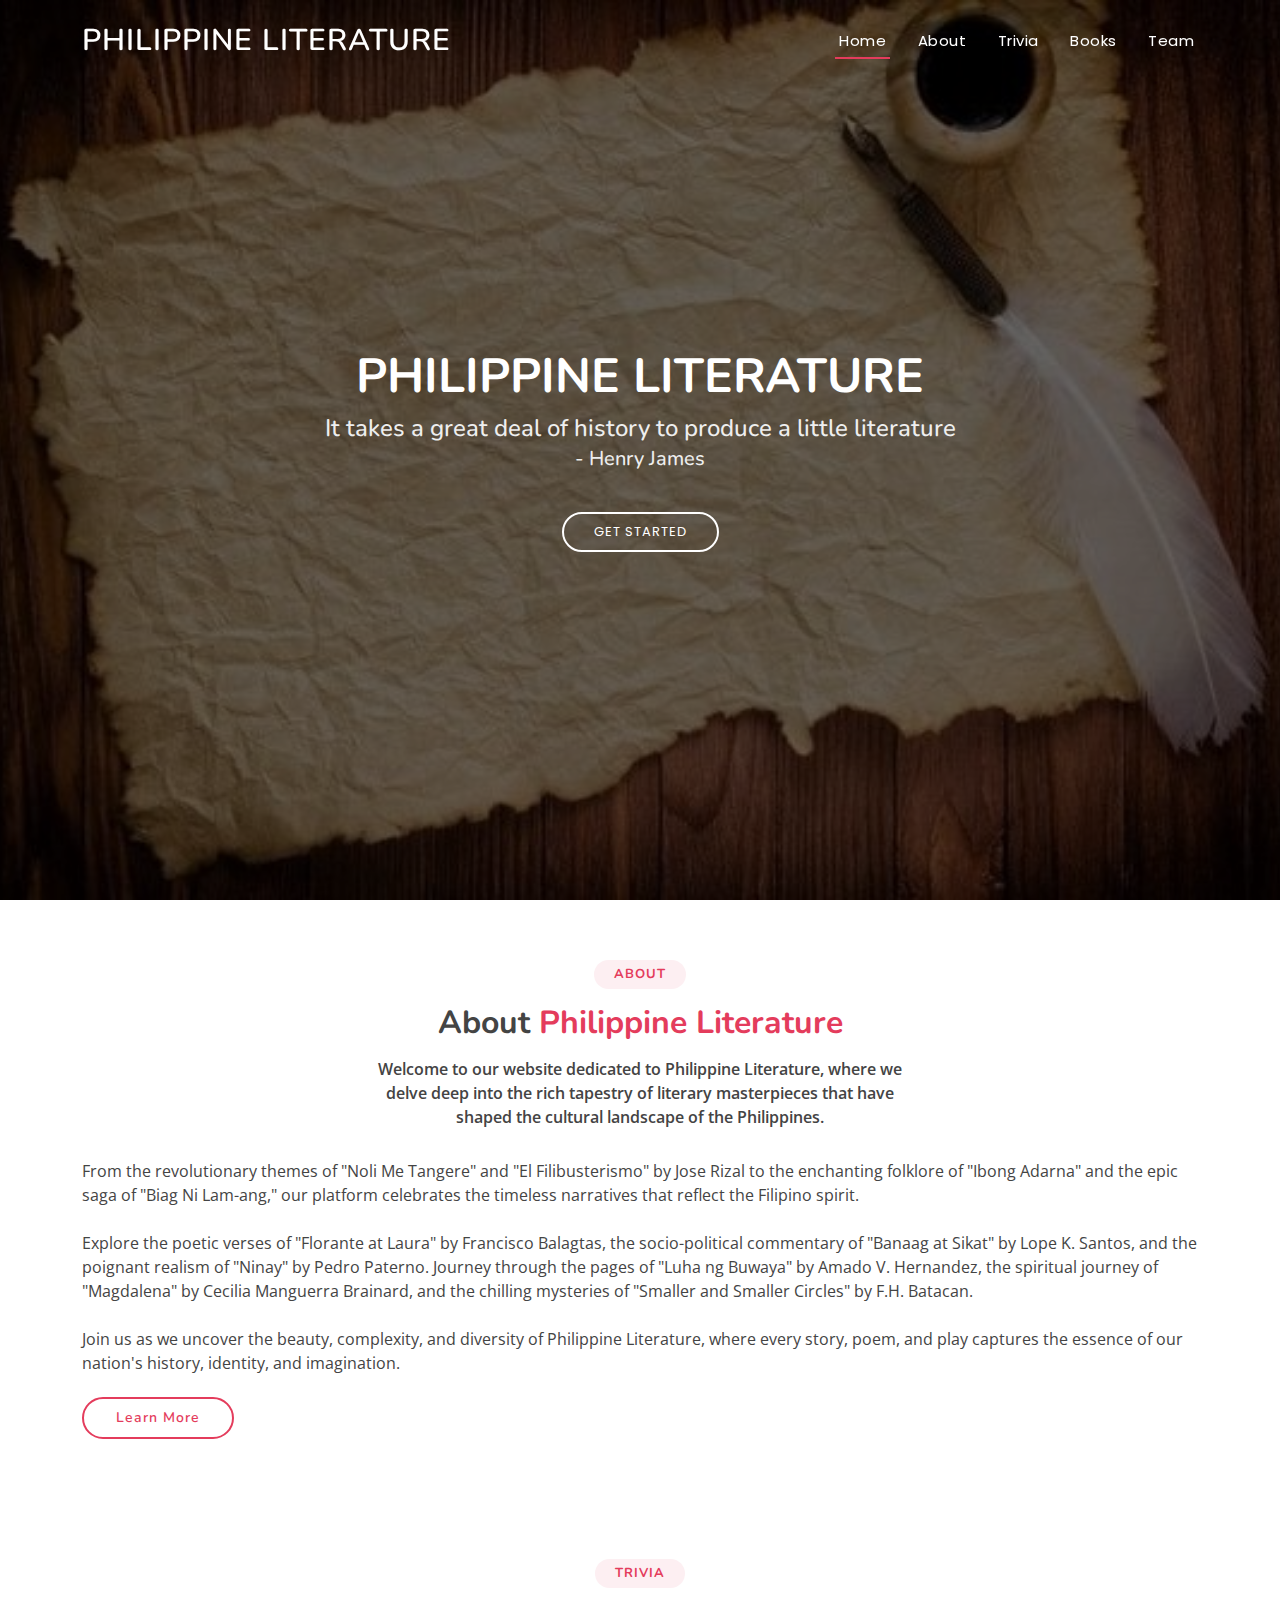
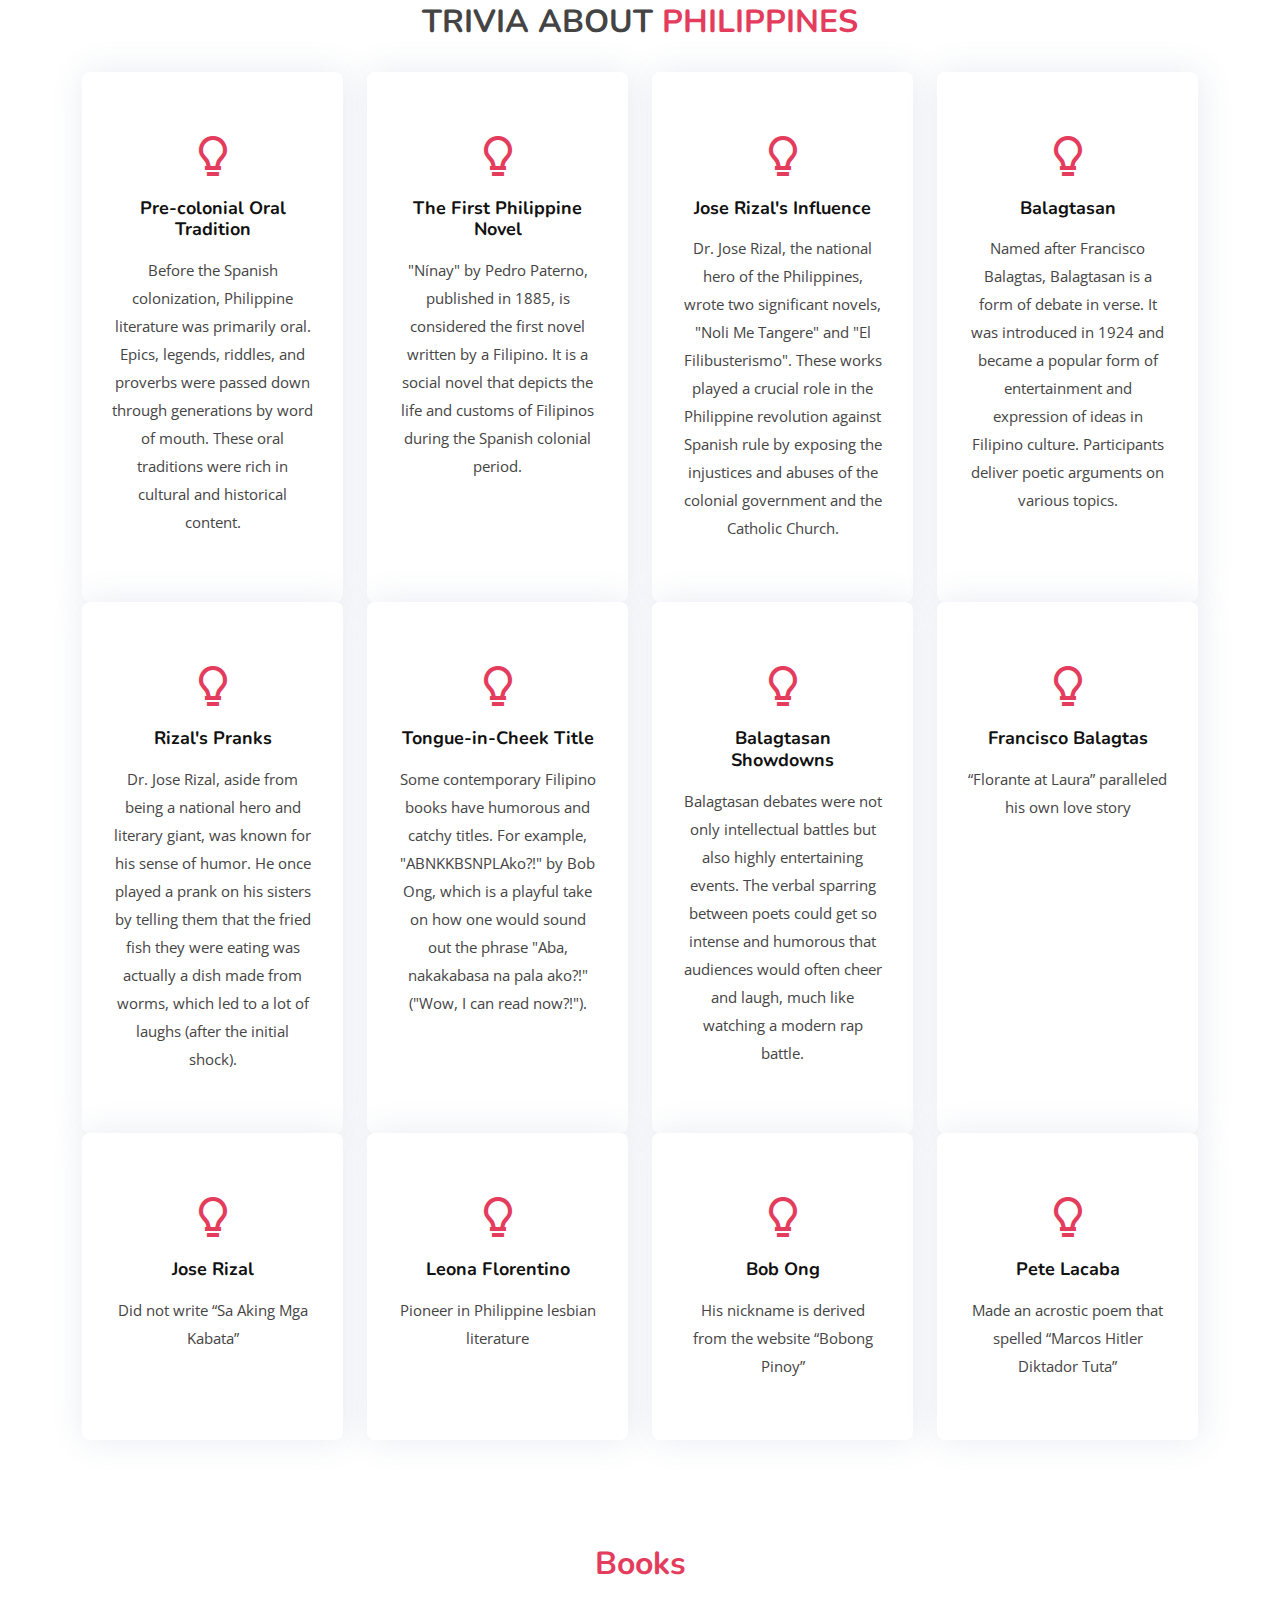
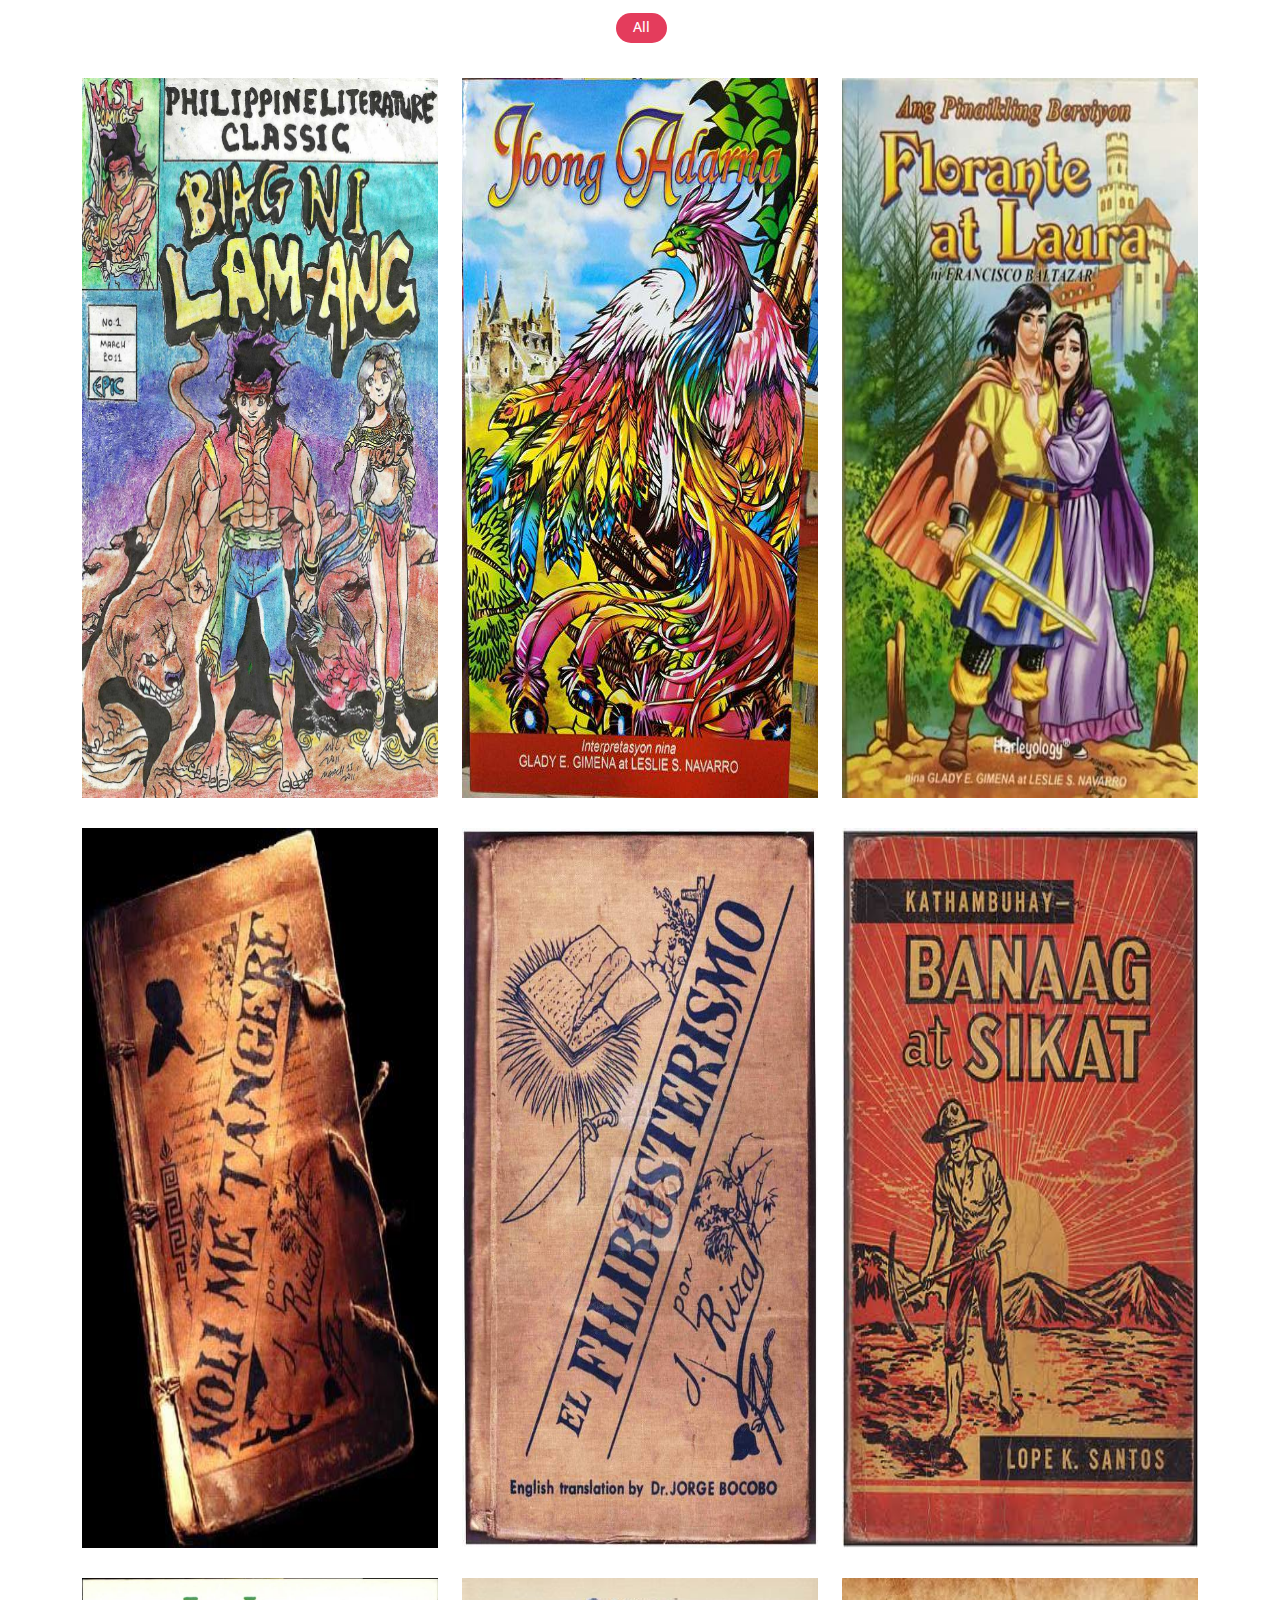
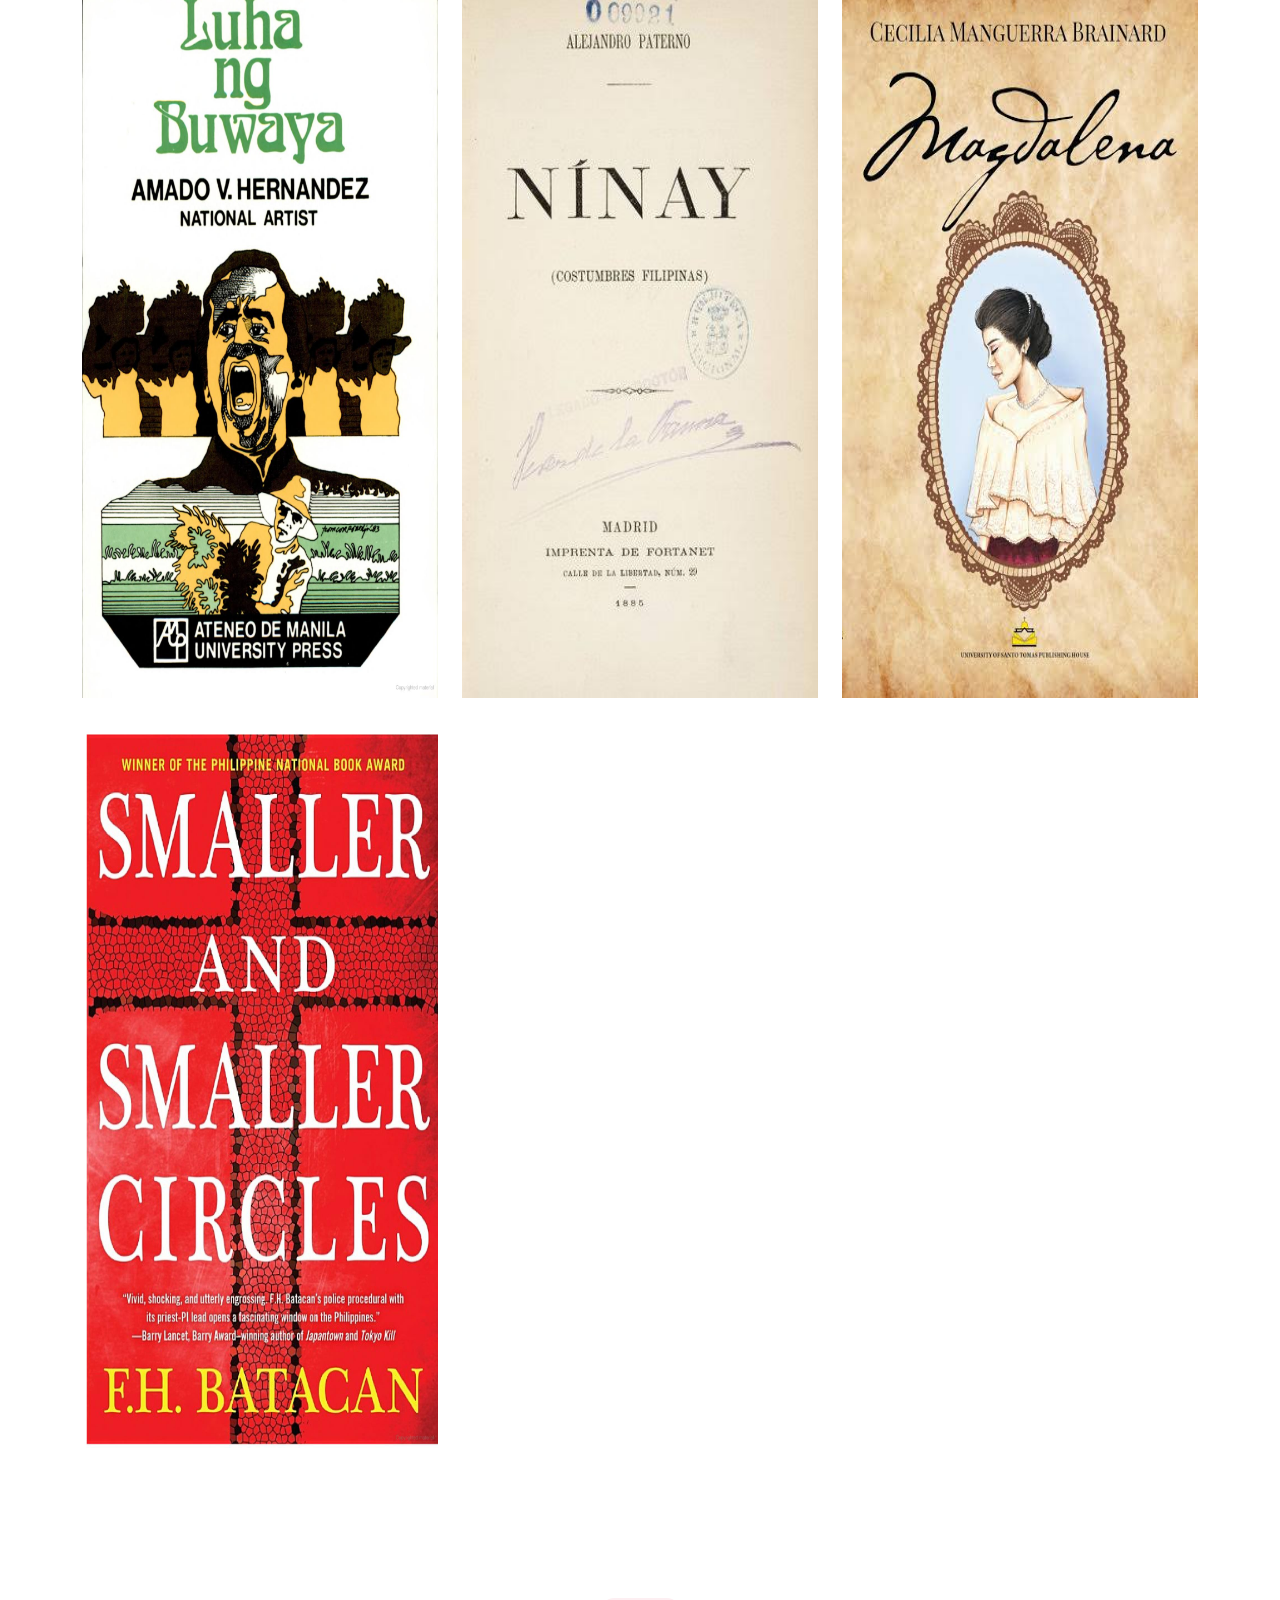
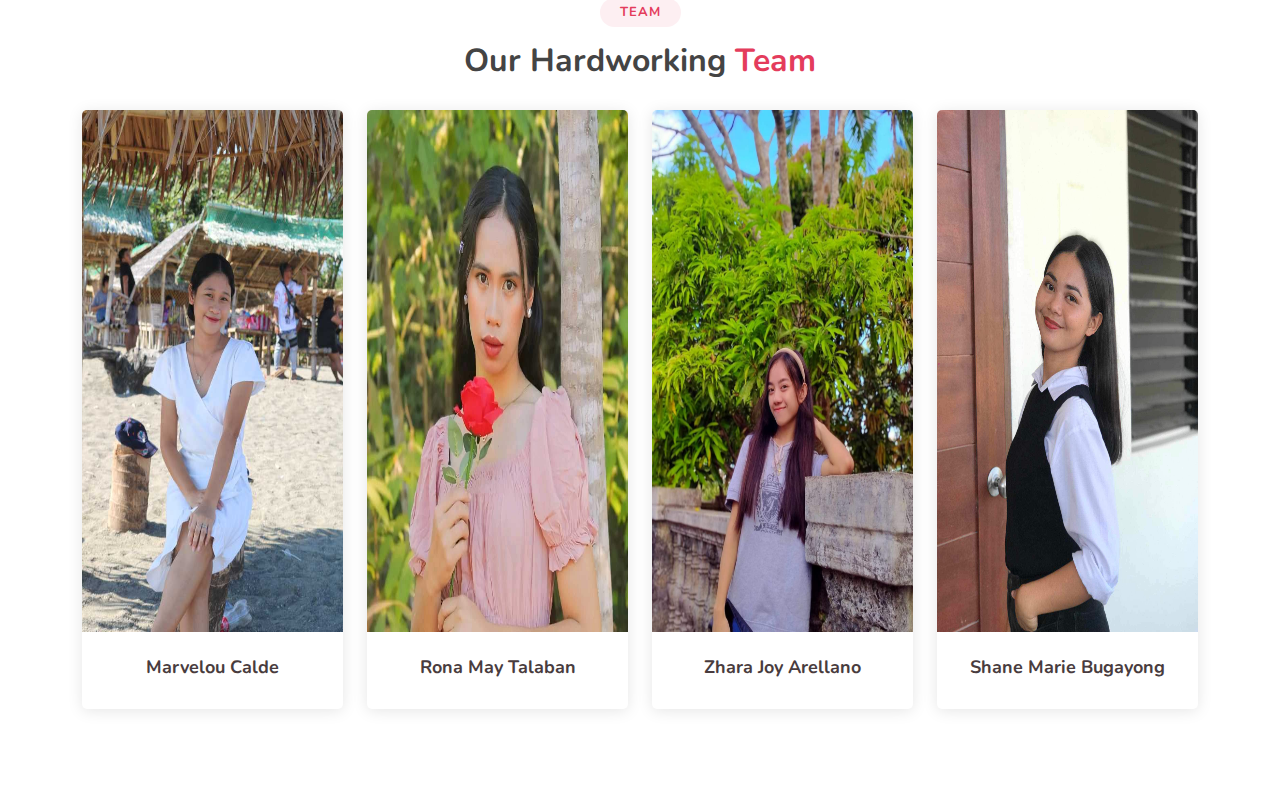
<file: index.html>
<!DOCTYPE html>
<html lang="en">

<head>
  <meta charset="utf-8">
  <meta content="width=device-width, initial-scale=1.0" name="viewport">

  <title>Philippine Literature</title>
  <meta content="" name="description">
  <meta content="" name="keywords">

  <!-- Favicons -->
  <link href="assets/img/favicon.png" rel="icon">
  <link href="assets/img/apple-touch-icon.png" rel="apple-touch-icon">

  <!-- Google Fonts -->
  <link href="https://fonts.googleapis.com/css?family=Open+Sans:300,300i,400,400i,600,600i,700,700i|Nunito:300,300i,400,400i,600,600i,700,700i|Poppins:300,300i,400,400i,500,500i,600,600i,700,700i" rel="stylesheet">

  <!-- Vendor CSS Files -->
  <link href="assets/vendor/bootstrap/css/bootstrap.min.css" rel="stylesheet">
  <link href="assets/vendor/bootstrap-icons/bootstrap-icons.css" rel="stylesheet">
  <link href="assets/vendor/boxicons/css/boxicons.min.css" rel="stylesheet">
  <link href="assets/vendor/glightbox/css/glightbox.min.css" rel="stylesheet">
  <link href="assets/vendor/remixicon/remixicon.css" rel="stylesheet">
  <link href="assets/vendor/swiper/swiper-bundle.min.css" rel="stylesheet">

  <!-- Template Main CSS File -->
  <link href="assets/css/style.css" rel="stylesheet">

</head>

<body>

  <!-- ======= Header ======= -->
  <header id="header" class="fixed-top ">
    <div class="container d-flex align-items-center justify-content-between">

      <h1 class="logo"><a href="index.html">Philippine Literature</a></h1>
      <!-- Uncomment below if you prefer to use an image logo -->
      <!-- <a href="index.html" class="logo"><img src="assets/img/logo.png" alt="" class="img-fluid"></a>-->

      <nav id="navbar" class="navbar">
        <ul>
          <li><a class="nav-link scrollto active" href="#hero">Home</a></li>
          <li><a class="nav-link scrollto" href="#about">About</a></li>
          <li><a class="nav-link scrollto" href="#services">Trivia</a></li>
          <li><a class="nav-link scrollto " href="#portfolio">Books</a></li>
          <li><a class="nav-link scrollto " href="#team">Team</a></li>
        </ul>
        <i class="bi bi-list mobile-nav-toggle"></i>
      </nav><!-- .navbar -->

    </div>
  </header><!-- End Header -->

  <!-- ======= Hero Section ======= -->
  <section id="hero">
    <div class="hero-container">
      <!-- <h3>Welcome to <strong>Philippinne Literature</strong></h3> -->
      <h1>Philippine Literature</h1>
      <h2>It takes a great deal of history to produce a little literature <br><span style="font-size: 20px;">- Henry James</span></h2>
      <a href="#about" class="btn-get-started scrollto">Get Started</a>
    </div>
  </section><!-- End Hero -->

  <main id="main">

    <!-- ======= About Section ======= -->
    <section id="about" class="about">
      <div class="container">

        <div class="section-title">
          <h2>About</h2>
          <h3>About <span>Philippine Literature</span></h3>
          <p>
            Welcome to our website dedicated to Philippine Literature, where we delve deep into the rich tapestry of literary masterpieces that have shaped the cultural landscape of the Philippines.
          </p>
        </div>

        <div class="row content">
          <div class="col-lg-12">
            <p>
              From the revolutionary themes of "Noli Me Tangere" and "El Filibusterismo" by Jose Rizal to the enchanting folklore of "Ibong Adarna" and the epic saga of "Biag Ni Lam-ang," our platform celebrates the timeless narratives that reflect the Filipino spirit.
              <br><br>
              Explore the poetic verses of "Florante at Laura" by Francisco Balagtas, the socio-political commentary of "Banaag at Sikat" by Lope K. Santos, and the poignant realism of "Ninay" by Pedro Paterno. Journey through the pages of "Luha ng Buwaya" by Amado V. Hernandez, the spiritual journey of "Magdalena" by Cecilia Manguerra Brainard, and the chilling mysteries of "Smaller and Smaller Circles" by F.H. Batacan.
              <br><br>
            </p>
          </div>
          <div class="col-lg-12 pt-4 pt-lg-0">
            <p>
              Join us as we uncover the beauty, complexity, and diversity of Philippine Literature, where every story, poem, and play captures the essence of our nation's history, identity, and imagination.
            </p>
            <a href="#services" class="btn-learn-more">Learn More</a>
          </div>
        </div>

      </div>
    </section><!-- End About Section -->

     <!-- ======= Trivia Section ======= -->
     <section id="services" class="services">
      <div class="container">

        <div class="section-title">
          <h2>Trivia</h2>
          <h3>TRIVIA ABOUT <span>PHILIPPINES</span></h3>
        </div>
        <!-- <div class="section-title">
          <p>Trivia about 5 notable Filipino Writer</p>
        </div> -->
        <div class="row">
          <div class="col-md-6 col-lg-3 d-flex align-items-stretch mb-5 mb-lg-0">
            <div class="icon-box">
              <div class="icon"><i class="bx bx-bulb"></i></div>
              <h4 class="title"><a href="">Pre-colonial Oral Tradition</a></h4>
              <p class="description">
                Before the Spanish colonization, Philippine literature was primarily oral. Epics, legends, riddles, and proverbs were passed down through generations by word of mouth. These oral traditions were rich in cultural and historical content.
              </p>
            </div>
          </div>

          <div class="col-md-6 col-lg-3 d-flex align-items-stretch mb-5 mb-lg-0">
            <div class="icon-box">
              <div class="icon"><i class="bx bx-bulb"></i></div>
              <h4 class="title"><a href="">The First Philippine Novel</a></h4>
              <p class="description">
                "Nínay" by Pedro Paterno, published in 1885, is considered the first novel written by a Filipino. It is a social novel that depicts the life and customs of Filipinos during the Spanish colonial period.
              </p>
            </div>
          </div>

          <div class="col-md-6 col-lg-3 d-flex align-items-stretch mb-5 mb-lg-0">
            <div class="icon-box">
              <div class="icon"><i class="bx bx-bulb"></i></div>
              <h4 class="title"><a href="">Jose Rizal's Influence</a></h4>
              <p class="description">
                Dr. Jose Rizal, the national hero of the Philippines, wrote two significant novels, "Noli Me Tangere" and "El Filibusterismo". These works played a crucial role in the Philippine revolution against Spanish rule by exposing the injustices and abuses of the colonial government and the Catholic Church.
              </p>
            </div>
          </div>

          <div class="col-md-6 col-lg-3 d-flex align-items-stretch mb-5 mb-lg-0">
            <div class="icon-box">
              <div class="icon"><i class="bx bx-bulb"></i></div>
              <h4 class="title"><a href="">Balagtasan</a></h4>
              <p class="description">
                Named after Francisco Balagtas, Balagtasan is a form of debate in verse. It was introduced in 1924 and became a popular form of entertainment and expression of ideas in Filipino culture. Participants deliver poetic arguments on various topics.
              </p>
            </div>
          </div>

          
          <div class="col-md-6 col-lg-3 d-flex align-items-stretch mb-5 mb-lg-0">
            <div class="icon-box">
              <div class="icon"><i class="bx bx-bulb"></i></div>
              <h4 class="title"><a href="">Rizal's Pranks</a></h4>
              <p class="description">
                Dr. Jose Rizal, aside from being a national hero and literary giant, was known for his sense of humor. He once played a prank on his sisters by telling them that the fried fish they were eating was actually a dish made from worms, which led to a lot of laughs (after the initial shock).
              </p>
            </div>
          </div>

          <div class="col-md-6 col-lg-3 d-flex align-items-stretch mb-5 mb-lg-0">
            <div class="icon-box">
              <div class="icon"><i class="bx bx-bulb"></i></div>
              <h4 class="title"><a href="">Tongue-in-Cheek Title</a></h4>
              <p class="description">
                Some contemporary Filipino books have humorous and catchy titles. For example, "ABNKKBSNPLAko?!" by Bob Ong, which is a playful take on how one would sound out the phrase "Aba, nakakabasa na pala ako?!" ("Wow, I can read now?!").
              </p>
            </div>
          </div>

          <div class="col-md-6 col-lg-3 d-flex align-items-stretch mb-5 mb-lg-0">
            <div class="icon-box">
              <div class="icon"><i class="bx bx-bulb"></i></div>
              <h4 class="title"><a href="">Balagtasan Showdowns</a></h4>
              <p class="description">
                Balagtasan debates were not only intellectual battles but also highly entertaining events. The verbal sparring between poets could get so intense and humorous that audiences would often cheer and laugh, much like watching a modern rap battle.
              </p>
            </div>
          </div>

          <!-- <div class="col-md-6 col-lg-3 d-flex align-items-stretch mb-5 mb-lg-0">
            <div class="icon-box">
              <div class="icon"><i class="bx bx-bulb"></i></div>
              <h4 class="title"><a href="">Influence of Spanish and American Colonization</a></h4>
              <p class="description">
                Spanish colonization introduced religious and didactic themes to Philippine literature, while American colonization brought about a shift towards realism and social issues, greatly influencing modern Philippine literary forms.
              </p>
            </div>
          </div> -->

          <div class="col-md-6 col-lg-3 d-flex align-items-stretch mb-5 mb-lg-0">
            <div class="icon-box">
              <div class="icon"><i class="bx bx-bulb"></i></div>
              <h4 class="title"><a href="">Francisco Balagtas </a></h4>
              <p class="description">“Florante at Laura” paralleled his own love story</p>
            </div>
          </div>
          
          <div class="col-md-6 col-lg-3 d-flex align-items-stretch mb-5 mb-lg-0">
            <div class="icon-box">
              <div class="icon"><i class="bx bx-bulb"></i></div>
              <h4 class="title"><a href="">Jose Rizal</a></h4>
              <p class="description">Did not write “Sa Aking Mga Kabata”</p>
            </div>
          </div>
  
          <div class="col-md-6 col-lg-3 d-flex align-items-stretch mb-5 mb-lg-0">
            <div class="icon-box">
              <div class="icon"><i class="bx bx-bulb"></i></div>
              <h4 class="title"><a href="">Leona Florentino</a></h4>
              <p class="description">Pioneer in Philippine lesbian literature</p>
            </div>
          </div>
  
          <div class="col-md-6 col-lg-3 d-flex align-items-stretch mb-5 mb-lg-0">
            <div class="icon-box">
              <div class="icon"><i class="bx bx-bulb"></i></div>
              <h4 class="title"><a href="">Bob Ong</a></h4>
              <p class="description">His nickname is derived from the website “Bobong Pinoy”</p>
            </div>
          </div>
  
          <div class="col-md-6 col-lg-3 d-flex align-items-stretch mb-5 mb-lg-0">
            <div class="icon-box">
              <div class="icon"><i class="bx bx-bulb"></i></div>
              <h4 class="title"><a href="">Pete Lacaba</a></h4>
              <p class="description">Made an acrostic poem that spelled “Marcos Hitler Diktador Tuta”</p>
            </div>
          </div>


        </div>
      </div>
    </section><!-- End Services Section -->

    <!-- ======= Portfolio Section ======= -->
    <section id="portfolio" class="portfolio">
      <div class="container">

        <div class="section-title">
          <h3><span>Books</span></h3>
        </div>

        <div class="row">
          <div class="col-lg-12 d-flex justify-content-center">
            <ul id="portfolio-flters">
              <li data-filter="*" class="filter-active">All</li>
            </ul>
          </div>
        </div>

        <div class="row portfolio-container">

          <div class="col-lg-4 col-md-6 portfolio-item filter-app">
            <img src="assets/img/portfolio/biag.jpeg" class="img-fluid" alt="" style="height: 80vh;">
            <div class="portfolio-info">
              <h4>Details</h4>
              <a href="biag.html" class="details-link" title="More Details"><i class="bx bx-link"></i></a>
            </div>
          </div>

          <div class="col-lg-4 col-md-6 portfolio-item filter-web">
            <img src="assets/img/portfolio/adarna.jpeg" class="img-fluid" alt="" style="height: 80vh;">
            <div class="portfolio-info">
              <h4>Details</h4>
              <a href="adarna.html" class="details-link" title="More Details"><i class="bx bx-link"></i></a>
            </div>
          </div>

          <div class="col-lg-4 col-md-6 portfolio-item filter-card">
            <img src="assets/img/portfolio/florante.jpeg" class="img-fluid" alt="" style="height: 80vh;">
            <div class="portfolio-info">
              <h4>Details</h4>
              <a href="florante.html" class="details-link" title="More Details"><i class="bx bx-link"></i></a>
            </div>
          </div>

          <div class="col-lg-4 col-md-6 portfolio-item filter-web">
            <img src="assets/img/portfolio/noli2.jpeg" class="img-fluid" alt="" style="height: 80vh;">
            <div class="portfolio-info">
              <h4>Details</h4>
              <a href="noli.html" class="details-link" title="More Details"><i class="bx bx-link"></i></a>
            </div>
          </div>


          <div class="col-lg-4 col-md-6 portfolio-item filter-web">
            <img src="assets/img/portfolio/elfeli.jpeg" class="img-fluid" alt="" style="height: 80vh;">
            <div class="portfolio-info">
              <h4>Details</h4>
              <a href="elfeli.html" class="details-link" title="More Details"><i class="bx bx-link"></i></a>
            </div>
          </div>

          <div class="col-lg-4 col-md-6 portfolio-item filter-web">
            <img src="assets/img/portfolio/banaag.jpeg" class="img-fluid" alt="" style="height: 80vh;">
            <div class="portfolio-info">
              <h4>Details</h4>
              <a href="banaag.html" class="details-link" title="More Details"><i class="bx bx-link"></i></a>
            </div>
          </div>

          <div class="col-lg-4 col-md-6 portfolio-item filter-web">
            <img src="assets/img/portfolio/crocs.jpeg" class="img-fluid" alt="" style="height: 80vh;">
            <div class="portfolio-info">
              <h4>Details</h4>
              <a href="crocs.html" class="details-link" title="More Details"><i class="bx bx-link"></i></a>
            </div>
          </div>

          <div class="col-lg-4 col-md-6 portfolio-item filter-web">
            <img src="assets/img/portfolio/ninay.jpeg" class="img-fluid" alt="" style="height: 80vh; width: 100%;">
            <div class="portfolio-info">
              <h4>Details</h4>
              <a href="ninay.html" class="details-link" title="More Details"><i class="bx bx-link"></i></a>
            </div>
          </div>

          <div class="col-lg-4 col-md-6 portfolio-item filter-web">
            <img src="assets/img/portfolio/magda.jpeg" class="img-fluid" alt="" style="height: 80vh; width: 100%;">
            <div class="portfolio-info">
              <h4>Details</h4>
              <a href="magda.html" class="details-link" title="More Details"><i class="bx bx-link"></i></a>
            </div>
          </div>
          
          <div class="col-lg-4 col-md-6 portfolio-item filter-web">
            <img src="assets/img/portfolio/smaller.jpeg" class="img-fluid" alt="" style="height: 80vh;">
            <div class="portfolio-info">
              <h4>Details</h4>
              <a href="smaller.html" class="details-link" title="More Details"><i class="bx bx-link"></i></a>
            </div>
          </div>

        </div>

      </div>
    </section><!-- End Portfolio Section -->

    <!-- ======= Team Section ======= -->
    <section id="team" class="team">
      <div class="container">

        <div class="section-title">
          <h2>Team</h2>
          <h3>Our Hardworking <span>Team</span></h3>
        </div>

        <div class="row">

          <div class="col-lg-3 col-md-6 d-flex align-items-stretch">
            <div class="member">
              <div class="member-img">
                <img src="assets/img/team/marvs.jpeg" class="img-fluid" alt="" style="height: 58vh;">
                <div class="social">
                  <a href=""><i class="bi bi-twitter"></i></a>
                  <a href=""><i class="bi bi-facebook"></i></a>
                  <a href=""><i class="bi bi-instagram"></i></a>
                  <a href=""><i class="bi bi-linkedin"></i></a>
                </div>
              </div>
              <div class="member-info">
                <h4>Marvelou Calde</h4>
              </div>
            </div>
          </div>

          <div class="col-lg-3 col-md-6 d-flex align-items-stretch">
            <div class="member">
              <div class="member-img">
                <img src="assets/img/team/rona.jpeg" class="img-fluid" alt="" style="height: 58vh;">
                <div class="social">
                  <a href=""><i class="bi bi-twitter"></i></a>
                  <a href=""><i class="bi bi-facebook"></i></a>
                  <a href=""><i class="bi bi-instagram"></i></a>
                  <a href=""><i class="bi bi-linkedin"></i></a>
                </div>
              </div>
              <div class="member-info">
                <h4>Rona May Talaban</h4>
              </div>
            </div>
          </div>

          <div class="col-lg-3 col-md-6 d-flex align-items-stretch">
            <div class="member">
              <div class="member-img">
                <img src="assets/img/team/zhara.jpeg" class="img-fluid" alt="" style="height: 58vh;">
                <div class="social">
                  <a href=""><i class="bi bi-twitter"></i></a>
                  <a href=""><i class="bi bi-facebook"></i></a>
                  <a href=""><i class="bi bi-instagram"></i></a>
                  <a href=""><i class="bi bi-linkedin"></i></a>
                </div>
              </div>
              <div class="member-info">
                <h4>Zhara Joy Arellano</h4>
              </div>
            </div>
          </div>

          <div class="col-lg-3 col-md-6 d-flex align-items-stretch">
            <div class="member">
              <div class="member-img">
                <img src="assets/img/team/shane.jpg" class="img-fluid" alt="" style="height: 58vh;">
                <div class="social">
                  <a href=""><i class="bi bi-twitter"></i></a>
                  <a href=""><i class="bi bi-facebook"></i></a>
                  <a href=""><i class="bi bi-instagram"></i></a>
                  <a href=""><i class="bi bi-linkedin"></i></a>
                </div>
              </div>
              <div class="member-info">
                <h4>Shane Marie Bugayong</h4>
              </div>
            </div>
          </div>

        </div>

      </div>
    </section><!-- End Team Section -->

   
  <!-- ======= Footer ======= -->
  <footer id="footer">
  </footer><!-- End Footer -->

  <a href="#" class="back-to-top d-flex align-items-center justify-content-center"><i class="bi bi-arrow-up-short"></i></a>

  <!-- Vendor JS Files -->
  <script src="assets/vendor/bootstrap/js/bootstrap.bundle.min.js"></script>
  <script src="assets/vendor/glightbox/js/glightbox.min.js"></script>
  <script src="assets/vendor/isotope-layout/isotope.pkgd.min.js"></script>
  <script src="assets/vendor/swiper/swiper-bundle.min.js"></script>
  <script src="assets/vendor/php-email-form/validate.js"></script>

  <!-- Template Main JS File -->
  <script src="assets/js/main.js"></script>

</body>

</html>
</file>
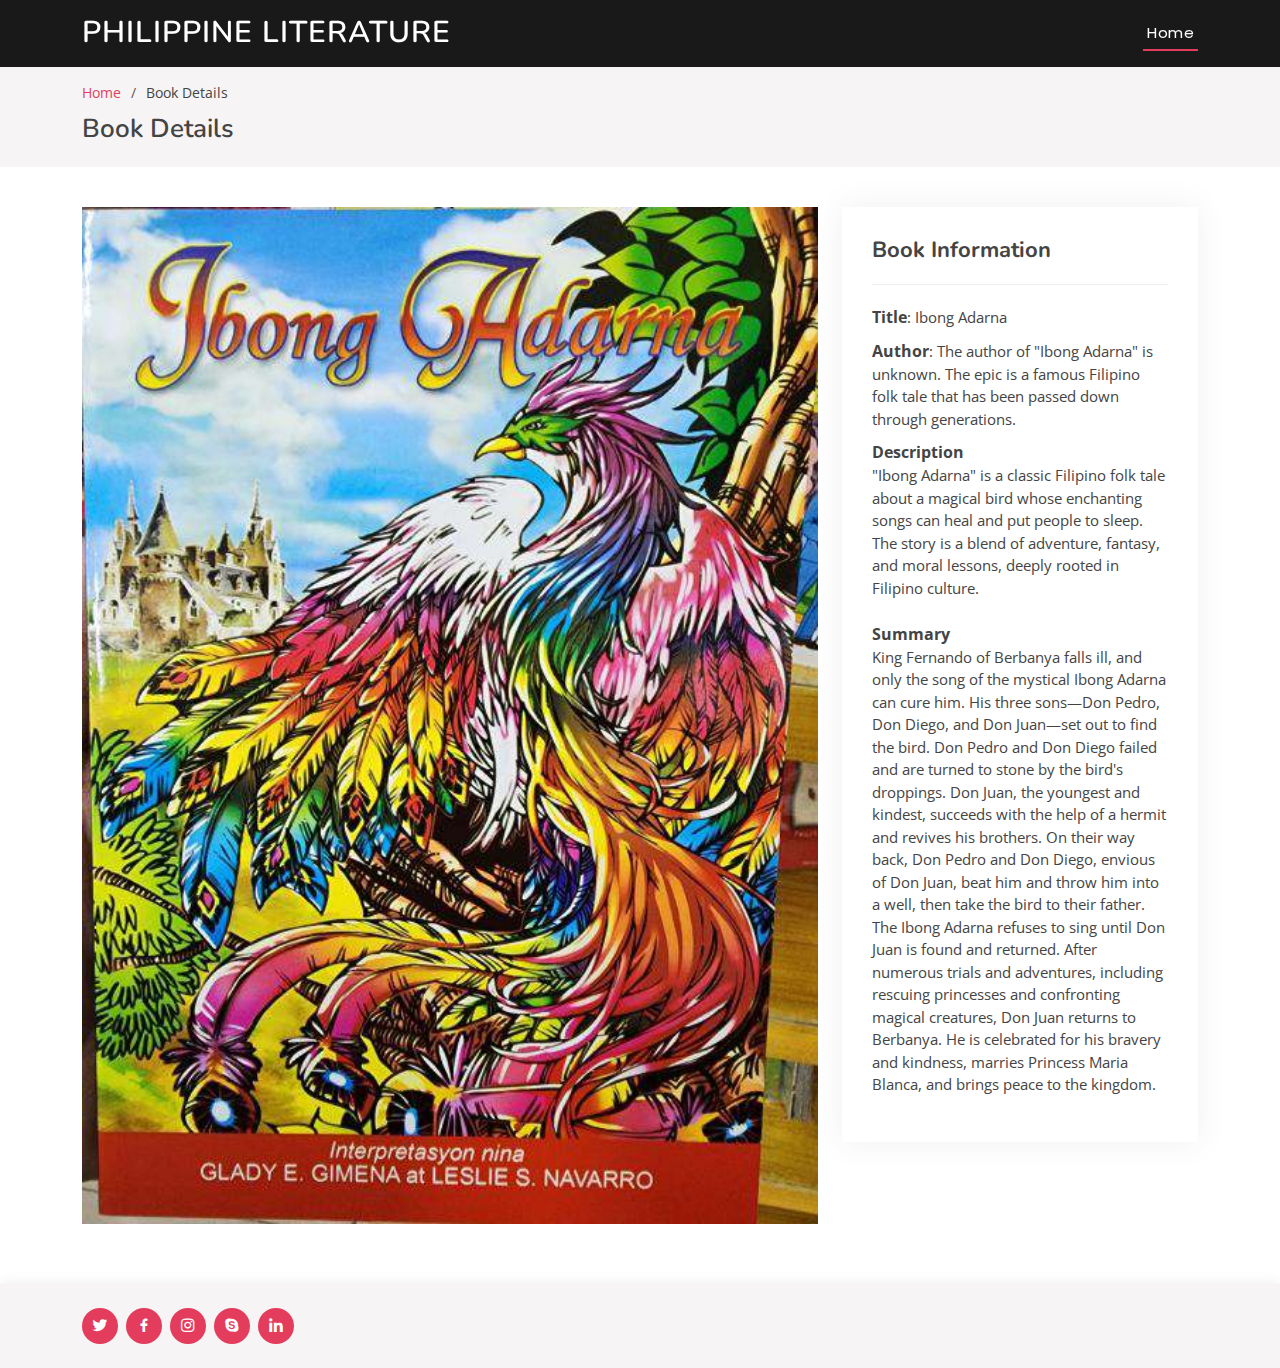
<file: adarna.html>
<!DOCTYPE html>
<html lang="en">

<head>
  <meta charset="utf-8">
  <meta content="width=device-width, initial-scale=1.0" name="viewport">

  <title>Philippine Literature</title>
  <meta content="" name="description">
  <meta content="" name="keywords">

  <!-- Favicons -->
  <link href="assets/img/favicon.png" rel="icon">
  <link href="assets/img/apple-touch-icon.png" rel="apple-touch-icon">

  <!-- Google Fonts -->
  <link href="https://fonts.googleapis.com/css?family=Open+Sans:300,300i,400,400i,600,600i,700,700i|Nunito:300,300i,400,400i,600,600i,700,700i|Poppins:300,300i,400,400i,500,500i,600,600i,700,700i" rel="stylesheet">

  <!-- Vendor CSS Files -->
  <link href="assets/vendor/bootstrap/css/bootstrap.min.css" rel="stylesheet">
  <link href="assets/vendor/bootstrap-icons/bootstrap-icons.css" rel="stylesheet">
  <link href="assets/vendor/boxicons/css/boxicons.min.css" rel="stylesheet">
  <link href="assets/vendor/glightbox/css/glightbox.min.css" rel="stylesheet">
  <link href="assets/vendor/remixicon/remixicon.css" rel="stylesheet">
  <link href="assets/vendor/swiper/swiper-bundle.min.css" rel="stylesheet">

  <!-- Template Main CSS File -->
  <link href="assets/css/style.css" rel="stylesheet">

  
</head>

<body>

  <!-- ======= Header ======= -->
  <header id="header" class="fixed-top header-inner-pages">
    <div class="container d-flex align-items-center justify-content-between">

      <h1 class="logo"><a href="index.html">Philippine Literature</a></h1>
      <!-- Uncomment below if you prefer to use an image logo -->
      <!-- <a href="index.html" class="logo"><img src="assets/img/logo.png" alt="" class="img-fluid"></a>-->

      <nav id="navbar" class="navbar">
        <ul>
          <li><a class="nav-link scrollto active" href="index.html#portfolio">Home</a></li>
        </ul>
        <i class="bi bi-list mobile-nav-toggle"></i>
      </nav><!-- .navbar -->

    </div>
  </header><!-- End Header -->

  <main id="main">

    <!-- ======= Breadcrumbs ======= -->
    <section id="breadcrumbs" class="breadcrumbs">
      <div class="container">

        <ol>
          <li><a href="index.html">Home</a></li>
          <li>Book Details</li>
        </ol>
        <h2>Book Details</h2>

      </div>
    </section><!-- End Breadcrumbs -->

    <!-- ======= Portfolio Details Section ======= -->
    <section id="portfolio-details" class="portfolio-details">
      <div class="container">

        <div class="row gy-4">

          <div class="col-lg-8">
            <div class="portfolio-details-slider swiper">
              <div class="swiper-wrapper align-items-center">

                <div class="swiper-slide">
                  <img src="assets/img/portfolio/adarna.jpeg" alt="">
                </div>
              </div>
              <div class="swiper-pagination"></div>
            </div>
          </div>

          <div class="col-lg-4">
            <div class="portfolio-info">
              <h3>Book Information</h3>
              <ul>
                <li><strong class="fs-6">Title</strong>: Ibong Adarna</li>
                <li><strong class="fs-6">Author</strong>:
                 The author of "Ibong Adarna" is unknown. The epic is a famous Filipino folk tale that has been passed down through generations.
                </li>
                <li><strong class="fs-6">Description</strong><br>
                  "Ibong Adarna" is a classic Filipino folk tale about a magical bird whose enchanting songs can heal and put people to sleep. The story is a blend of adventure, fantasy, and moral lessons, deeply rooted in Filipino culture.
                </li>
                <br>
                <li><strong class="fs-6">Summary</strong><br>
                  King Fernando of Berbanya falls ill, and only the song of the mystical Ibong Adarna can cure him. His three sons—Don Pedro, Don Diego, and Don Juan—set out to find the bird. Don Pedro and Don Diego failed and are turned to stone by the bird's droppings. Don Juan, the youngest and kindest, succeeds with the help of a hermit and revives his brothers.
                  On their way back, Don Pedro and Don Diego, envious of Don Juan, beat him and throw him into a well, then take the bird to their father. The Ibong Adarna refuses to sing until Don Juan is found and returned. After numerous trials and adventures, including rescuing princesses and confronting magical creatures, Don Juan returns to Berbanya. He is celebrated for his bravery and kindness, marries Princess Maria Blanca, and brings peace to the kingdom.
                  </p>
                </li>
              </ul>
            </div>
          </div>

        </div>

      </div>
    </section><!-- End Portfolio Details Section -->

  </main><!-- End #main -->

  <!-- ======= Footer ======= -->
  <footer id="footer">
    <div class="container d-md-flex py-4">
      <div class="social-links text-center text-md-right pt-3 pt-md-0">
        <a href="#" class="twitter"><i class="bx bxl-twitter"></i></a>
        <a href="#" class="facebook"><i class="bx bxl-facebook"></i></a>
        <a href="#" class="instagram"><i class="bx bxl-instagram"></i></a>
        <a href="#" class="google-plus"><i class="bx bxl-skype"></i></a>
        <a href="#" class="linkedin"><i class="bx bxl-linkedin"></i></a>
      </div>
    </div>
  </footer><!-- End Footer -->

  <a href="#" class="back-to-top d-flex align-items-center justify-content-center"><i class="bi bi-arrow-up-short"></i></a>

  <!-- Vendor JS Files -->
  <script src="assets/vendor/bootstrap/js/bootstrap.bundle.min.js"></script>
  <script src="assets/vendor/glightbox/js/glightbox.min.js"></script>
  <script src="assets/vendor/isotope-layout/isotope.pkgd.min.js"></script>
  <script src="assets/vendor/swiper/swiper-bundle.min.js"></script>
  <script src="assets/vendor/php-email-form/validate.js"></script>

  <!-- Template Main JS File -->
  <script src="assets/js/main.js"></script>

</body>

</html>
</file>
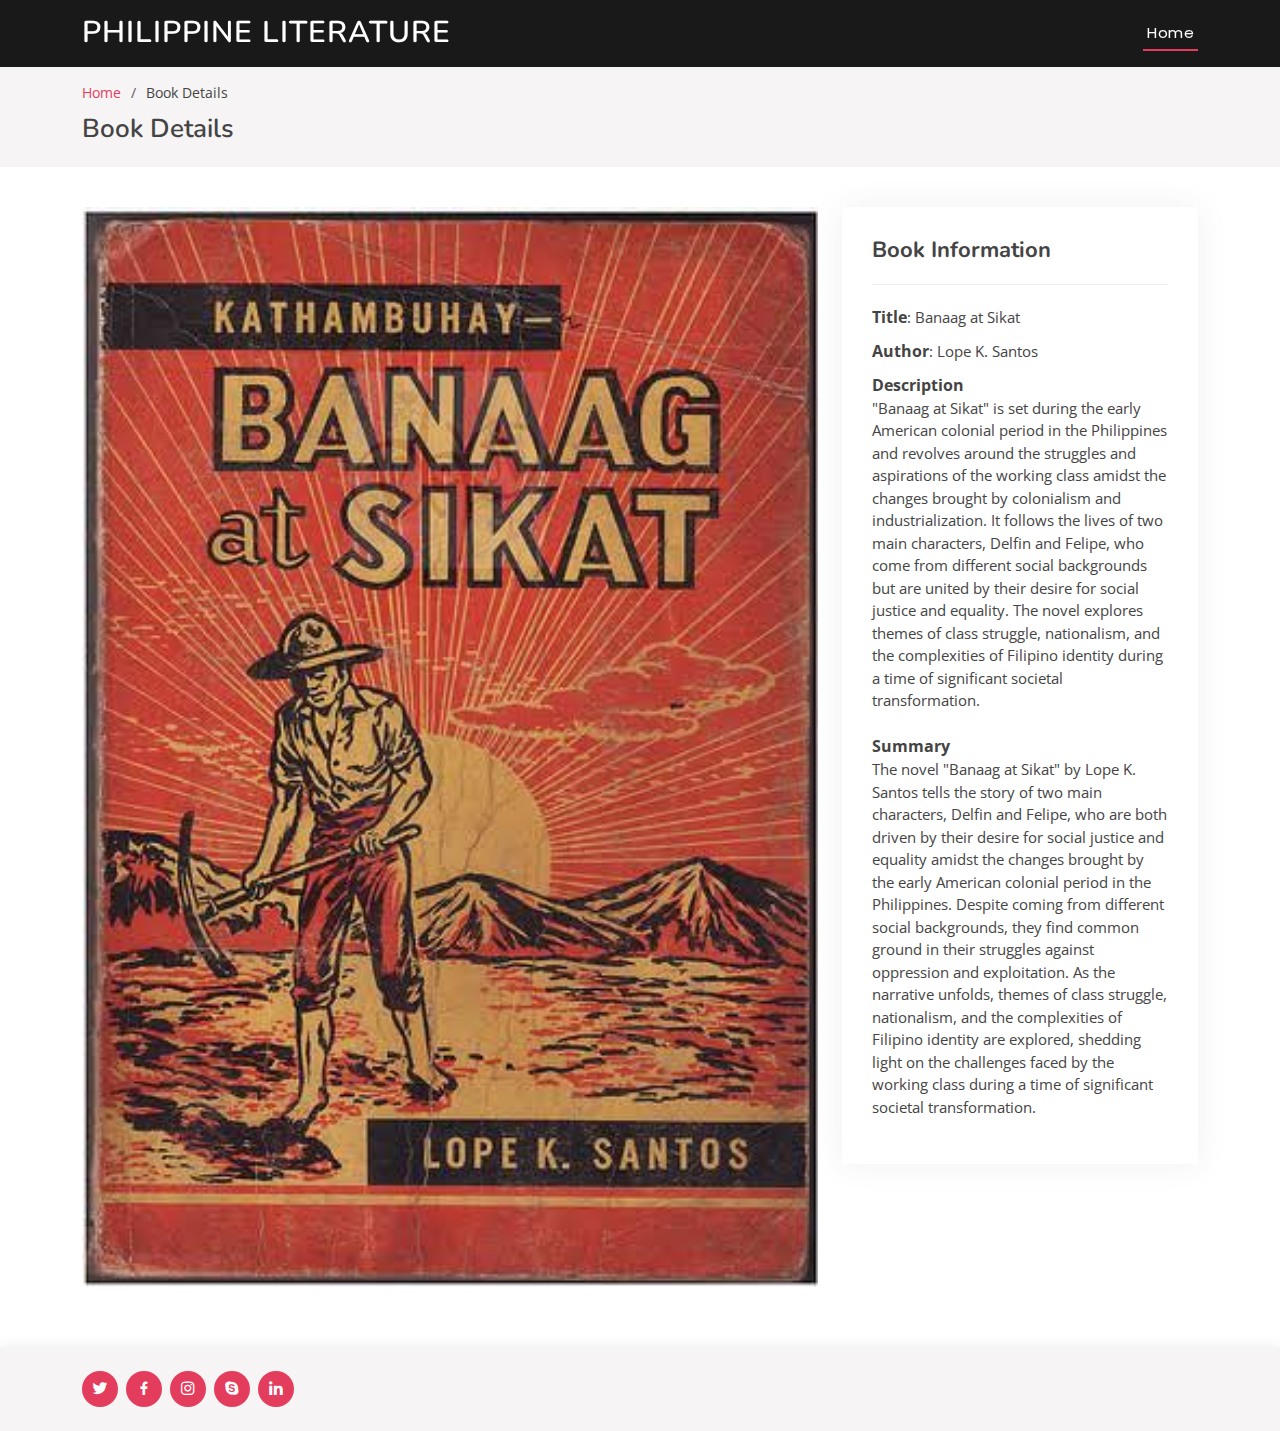
<file: banaag.html>
<!DOCTYPE html>
<html lang="en">

<head>
  <meta charset="utf-8">
  <meta content="width=device-width, initial-scale=1.0" name="viewport">

  <title>Philippine Literature</title>
  <meta content="" name="description">
  <meta content="" name="keywords">

  <!-- Favicons -->
  <link href="assets/img/favicon.png" rel="icon">
  <link href="assets/img/apple-touch-icon.png" rel="apple-touch-icon">

  <!-- Google Fonts -->
  <link href="https://fonts.googleapis.com/css?family=Open+Sans:300,300i,400,400i,600,600i,700,700i|Nunito:300,300i,400,400i,600,600i,700,700i|Poppins:300,300i,400,400i,500,500i,600,600i,700,700i" rel="stylesheet">

  <!-- Vendor CSS Files -->
  <link href="assets/vendor/bootstrap/css/bootstrap.min.css" rel="stylesheet">
  <link href="assets/vendor/bootstrap-icons/bootstrap-icons.css" rel="stylesheet">
  <link href="assets/vendor/boxicons/css/boxicons.min.css" rel="stylesheet">
  <link href="assets/vendor/glightbox/css/glightbox.min.css" rel="stylesheet">
  <link href="assets/vendor/remixicon/remixicon.css" rel="stylesheet">
  <link href="assets/vendor/swiper/swiper-bundle.min.css" rel="stylesheet">

  <!-- Template Main CSS File -->
  <link href="assets/css/style.css" rel="stylesheet">

</head>

<body>

  <!-- ======= Header ======= -->
  <header id="header" class="fixed-top header-inner-pages">
    <div class="container d-flex align-items-center justify-content-between">

      <h1 class="logo"><a href="index.html">Philippine Literature</a></h1>
      <!-- Uncomment below if you prefer to use an image logo -->
      <!-- <a href="index.html" class="logo"><img src="assets/img/logo.png" alt="" class="img-fluid"></a>-->

      <nav id="navbar" class="navbar">
        <ul>
          <li><a class="nav-link scrollto active" href="index.html#portfolio">Home</a></li>
        </ul>
        <i class="bi bi-list mobile-nav-toggle"></i>
      </nav><!-- .navbar -->

    </div>
  </header><!-- End Header -->

  <main id="main">

    <!-- ======= Breadcrumbs ======= -->
    <section id="breadcrumbs" class="breadcrumbs">
      <div class="container">

        <ol>
          <li><a href="index.html">Home</a></li>
          <li>Book Details</li>
        </ol>
        <h2>Book Details</h2>

      </div>
    </section><!-- End Breadcrumbs -->

    <!-- ======= Portfolio Details Section ======= -->
    <section id="portfolio-details" class="portfolio-details">
      <div class="container">

        <div class="row gy-4">

          <div class="col-lg-8">
            <div class="portfolio-details-slider swiper">
              <div class="swiper-wrapper align-items-center">

                <div class="swiper-slide">
                  <img src="assets/img/portfolio/banaag.jpeg" alt="">
                </div>
              </div>
              <div class="swiper-pagination"></div>
            </div>
          </div>

          <div class="col-lg-4">
            <div class="portfolio-info">
              <h3>Book Information</h3>
              <ul>
                <li><strong class="fs-6">Title</strong>: Banaag at Sikat</li>
                <li><strong class="fs-6">Author</strong>:
                 Lope K. Santos
                </li>
                <li><strong class="fs-6">Description</strong><br>
                  "Banaag at Sikat" is set during the early American colonial period in the Philippines and revolves around the struggles and aspirations of the working class amidst the changes brought by colonialism and industrialization. It follows the lives of two main characters, Delfin and Felipe, who come from different social backgrounds but are united by their desire for social justice and equality. The novel explores themes of class struggle, nationalism, and the complexities of Filipino identity during a time of significant societal transformation.
                </li>
                <br>
                <li><strong class="fs-6">Summary</strong><br>
                  The novel "Banaag at Sikat" by Lope K. Santos tells the story of two main characters, Delfin and Felipe, who are both driven by their desire for social justice and equality amidst the changes brought by the early American colonial period in the Philippines. Despite coming from different social backgrounds, they find common ground in their struggles against oppression and exploitation. As the narrative unfolds, themes of class struggle, nationalism, and the complexities of Filipino identity are explored, shedding light on the challenges faced by the working class during a time of significant societal transformation.
                  </p>
                </li>
              </ul>
            </div>
          </div>

        </div>

      </div>
    </section><!-- End Portfolio Details Section -->

  </main><!-- End #main -->

  <!-- ======= Footer ======= -->
  <footer id="footer">
    <div class="container d-md-flex py-4">
      <div class="social-links text-center text-md-right pt-3 pt-md-0">
        <a href="#" class="twitter"><i class="bx bxl-twitter"></i></a>
        <a href="#" class="facebook"><i class="bx bxl-facebook"></i></a>
        <a href="#" class="instagram"><i class="bx bxl-instagram"></i></a>
        <a href="#" class="google-plus"><i class="bx bxl-skype"></i></a>
        <a href="#" class="linkedin"><i class="bx bxl-linkedin"></i></a>
      </div>
    </div>
  </footer><!-- End Footer -->

  <a href="#" class="back-to-top d-flex align-items-center justify-content-center"><i class="bi bi-arrow-up-short"></i></a>

  <!-- Vendor JS Files -->
  <script src="assets/vendor/bootstrap/js/bootstrap.bundle.min.js"></script>
  <script src="assets/vendor/glightbox/js/glightbox.min.js"></script>
  <script src="assets/vendor/isotope-layout/isotope.pkgd.min.js"></script>
  <script src="assets/vendor/swiper/swiper-bundle.min.js"></script>
  <script src="assets/vendor/php-email-form/validate.js"></script>

  <!-- Template Main JS File -->
  <script src="assets/js/main.js"></script>

</body>

</html>
</file>
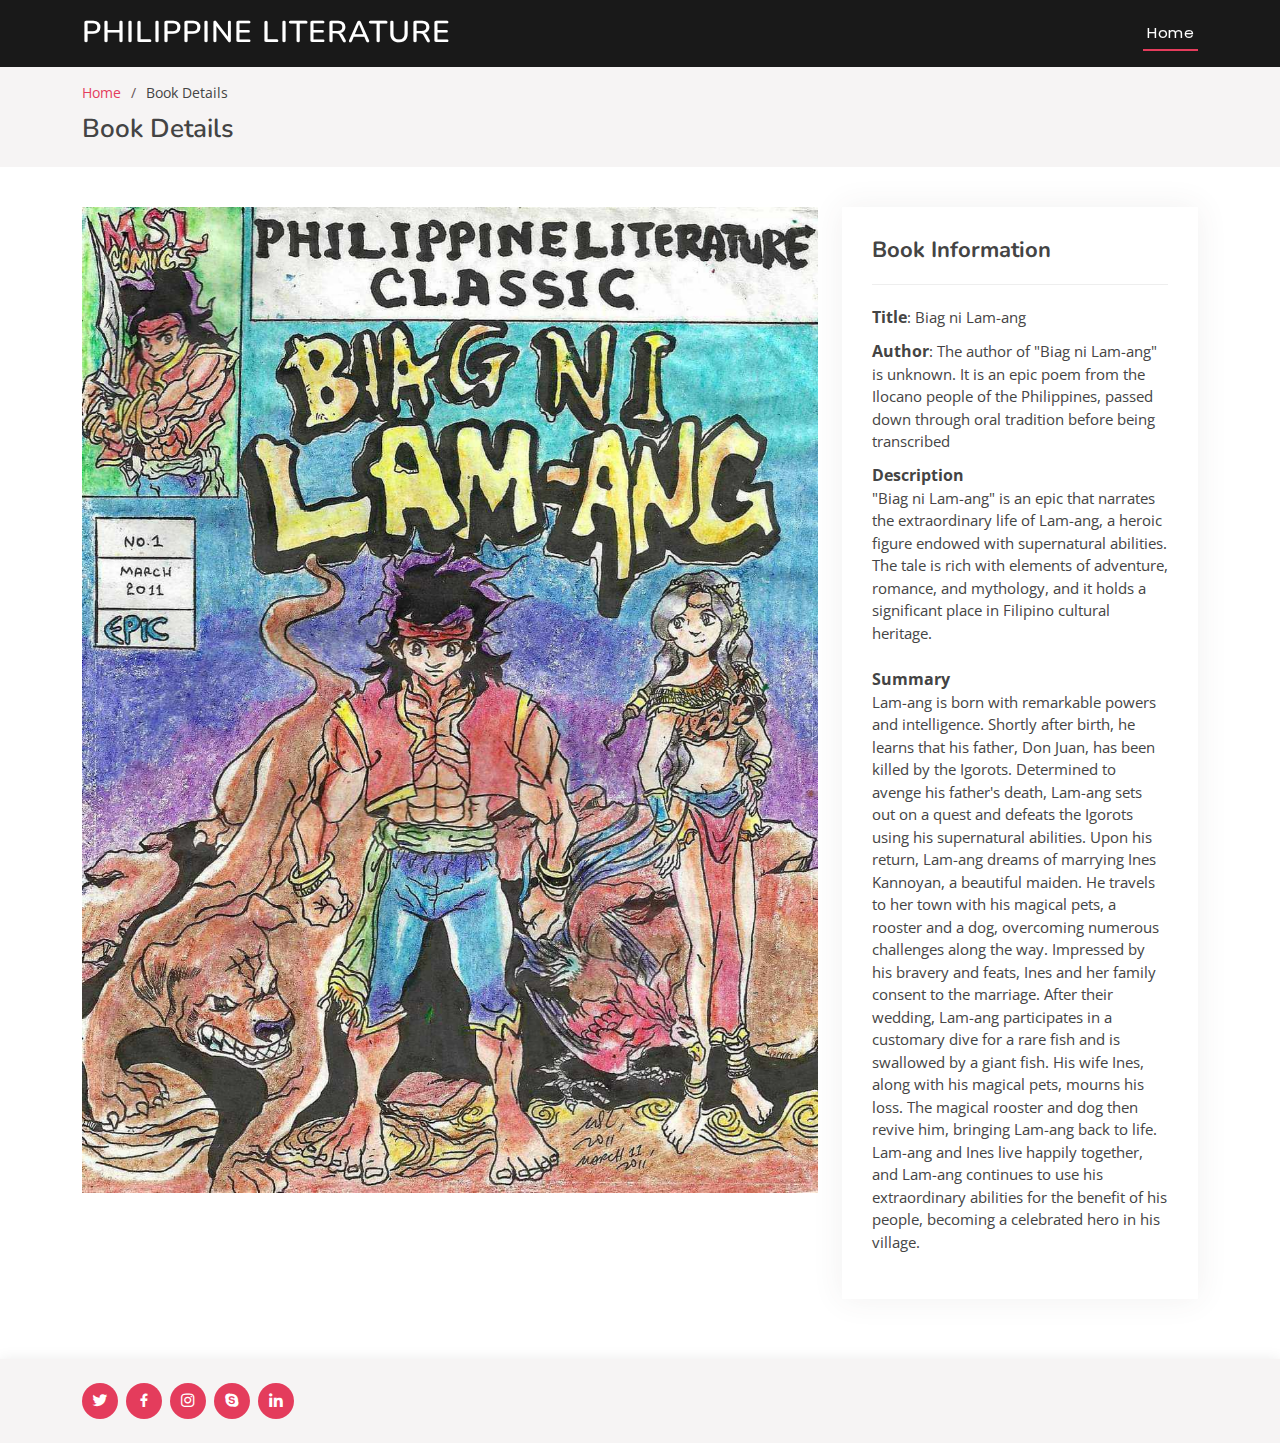
<file: biag.html>
<!DOCTYPE html>
<html lang="en">

<head>
  <meta charset="utf-8">
  <meta content="width=device-width, initial-scale=1.0" name="viewport">

  <title>Philippine Literature</title>
  <meta content="" name="description">
  <meta content="" name="keywords">

  <!-- Favicons -->
  <link href="assets/img/favicon.png" rel="icon">
  <link href="assets/img/apple-touch-icon.png" rel="apple-touch-icon">

  <!-- Google Fonts -->
  <link href="https://fonts.googleapis.com/css?family=Open+Sans:300,300i,400,400i,600,600i,700,700i|Nunito:300,300i,400,400i,600,600i,700,700i|Poppins:300,300i,400,400i,500,500i,600,600i,700,700i" rel="stylesheet">

  <!-- Vendor CSS Files -->
  <link href="assets/vendor/bootstrap/css/bootstrap.min.css" rel="stylesheet">
  <link href="assets/vendor/bootstrap-icons/bootstrap-icons.css" rel="stylesheet">
  <link href="assets/vendor/boxicons/css/boxicons.min.css" rel="stylesheet">
  <link href="assets/vendor/glightbox/css/glightbox.min.css" rel="stylesheet">
  <link href="assets/vendor/remixicon/remixicon.css" rel="stylesheet">
  <link href="assets/vendor/swiper/swiper-bundle.min.css" rel="stylesheet">

  <!-- Template Main CSS File -->
  <link href="assets/css/style.css" rel="stylesheet">
</head>

<body>

  <!-- ======= Header ======= -->
  <header id="header" class="fixed-top header-inner-pages">
    <div class="container d-flex align-items-center justify-content-between">

      <h1 class="logo"><a href="index.html">Philippine Literature</a></h1>
      <!-- Uncomment below if you prefer to use an image logo -->
      <!-- <a href="index.html" class="logo"><img src="assets/img/logo.png" alt="" class="img-fluid"></a>-->

      <nav id="navbar" class="navbar">
        <ul>
          <li><a class="nav-link scrollto active" href="index.html#portfolio">Home</a></li>
        </ul>
        <i class="bi bi-list mobile-nav-toggle"></i>
      </nav><!-- .navbar -->

    </div>
  </header><!-- End Header -->

  <main id="main">

    <!-- ======= Breadcrumbs ======= -->
    <section id="breadcrumbs" class="breadcrumbs">
      <div class="container">

        <ol>
          <li><a href="index.html">Home</a></li>
          <li>Book Details</li>
        </ol>
        <h2>Book Details</h2>

      </div>
    </section><!-- End Breadcrumbs -->

    <!-- ======= Portfolio Details Section ======= -->
    <section id="portfolio-details" class="portfolio-details">
      <div class="container">

        <div class="row gy-4">

          <div class="col-lg-8">
            <div class="portfolio-details-slider swiper">
              <div class="swiper-wrapper align-items-center">

                <div class="swiper-slide">
                  <img src="assets/img/portfolio/biag.jpeg" alt="">
                </div>
              </div>
              <div class="swiper-pagination"></div>
            </div>
          </div>

          <div class="col-lg-4">
            <div class="portfolio-info">
              <h3>Book Information</h3>
              <ul>
                <li><strong class="fs-6">Title</strong>: Biag ni Lam-ang</li>
                <li><strong class="fs-6">Author</strong>:
                The author of "Biag ni Lam-ang" is unknown. It is an epic poem from the Ilocano people of the Philippines, passed down through oral tradition before being transcribed
                </li>
                <li><strong class="fs-6">Description</strong><br>
                  "Biag ni Lam-ang" is an epic that narrates the extraordinary life of Lam-ang, a heroic figure endowed with supernatural abilities. The tale is rich with elements of adventure, romance, and mythology, and it holds a significant place in Filipino cultural heritage.
                </li>
                <br>
                <li><strong class="fs-6">Summary</strong><br>
                  Lam-ang is born with remarkable powers and intelligence. Shortly after birth, he learns that his father, Don Juan, has been killed by the Igorots. Determined to avenge his father's death, Lam-ang sets out on a quest and defeats the Igorots using his supernatural abilities.
                  Upon his return, Lam-ang dreams of marrying Ines Kannoyan, a beautiful maiden. He travels to her town with his magical pets, a rooster and a dog, overcoming numerous challenges along the way. Impressed by his bravery and feats, Ines and her family consent to the marriage.
                  After their wedding, Lam-ang participates in a customary dive for a rare fish and is swallowed by a giant fish. His wife Ines, along with his magical pets, mourns his loss. The magical rooster and dog then revive him, bringing Lam-ang back to life.
                  Lam-ang and Ines live happily together, and Lam-ang continues to use his extraordinary abilities for the benefit of his people, becoming a celebrated hero in his village.
                  </p>
                </li>
              </ul>
            </div>
          </div>

        </div>

      </div>
    </section><!-- End Portfolio Details Section -->

  </main><!-- End #main -->

  <!-- ======= Footer ======= -->
  <footer id="footer">
    <div class="container d-md-flex py-4">
      <div class="social-links text-center text-md-right pt-3 pt-md-0">
        <a href="#" class="twitter"><i class="bx bxl-twitter"></i></a>
        <a href="#" class="facebook"><i class="bx bxl-facebook"></i></a>
        <a href="#" class="instagram"><i class="bx bxl-instagram"></i></a>
        <a href="#" class="google-plus"><i class="bx bxl-skype"></i></a>
        <a href="#" class="linkedin"><i class="bx bxl-linkedin"></i></a>
      </div>
    </div>
  </footer><!-- End Footer -->

  <a href="#" class="back-to-top d-flex align-items-center justify-content-center"><i class="bi bi-arrow-up-short"></i></a>

  <!-- Vendor JS Files -->
  <script src="assets/vendor/bootstrap/js/bootstrap.bundle.min.js"></script>
  <script src="assets/vendor/glightbox/js/glightbox.min.js"></script>
  <script src="assets/vendor/isotope-layout/isotope.pkgd.min.js"></script>
  <script src="assets/vendor/swiper/swiper-bundle.min.js"></script>
  <script src="assets/vendor/php-email-form/validate.js"></script>

  <!-- Template Main JS File -->
  <script src="assets/js/main.js"></script>

</body>

</html>
</file>
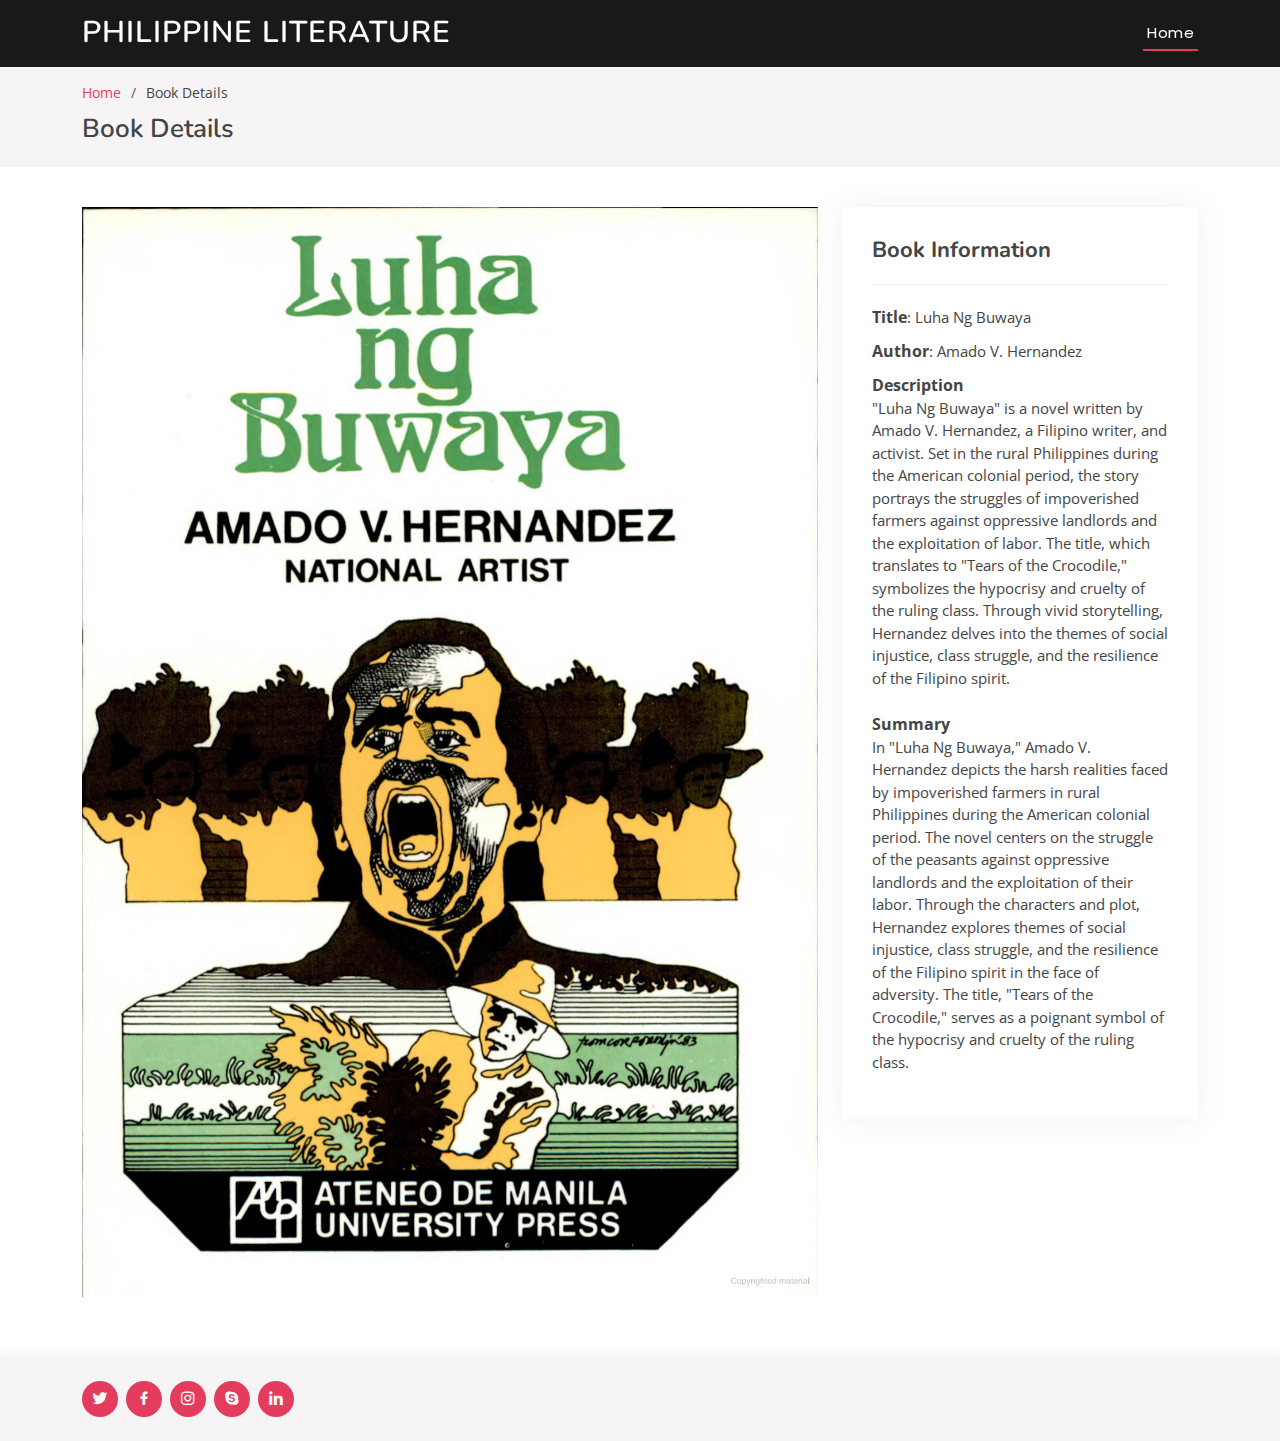
<file: crocs.html>
<!DOCTYPE html>
<html lang="en">

<head>
  <meta charset="utf-8">
  <meta content="width=device-width, initial-scale=1.0" name="viewport">

  <title>Philippine Literature</title>
  <meta content="" name="description">
  <meta content="" name="keywords">

  <!-- Favicons -->
  <link href="assets/img/favicon.png" rel="icon">
  <link href="assets/img/apple-touch-icon.png" rel="apple-touch-icon">

  <!-- Google Fonts -->
  <link href="https://fonts.googleapis.com/css?family=Open+Sans:300,300i,400,400i,600,600i,700,700i|Nunito:300,300i,400,400i,600,600i,700,700i|Poppins:300,300i,400,400i,500,500i,600,600i,700,700i" rel="stylesheet">

  <!-- Vendor CSS Files -->
  <link href="assets/vendor/bootstrap/css/bootstrap.min.css" rel="stylesheet">
  <link href="assets/vendor/bootstrap-icons/bootstrap-icons.css" rel="stylesheet">
  <link href="assets/vendor/boxicons/css/boxicons.min.css" rel="stylesheet">
  <link href="assets/vendor/glightbox/css/glightbox.min.css" rel="stylesheet">
  <link href="assets/vendor/remixicon/remixicon.css" rel="stylesheet">
  <link href="assets/vendor/swiper/swiper-bundle.min.css" rel="stylesheet">

  <!-- Template Main CSS File -->
  <link href="assets/css/style.css" rel="stylesheet">

</head>

<body>

  <!-- ======= Header ======= -->
  <header id="header" class="fixed-top header-inner-pages">
    <div class="container d-flex align-items-center justify-content-between">

      <h1 class="logo"><a href="index.html">Philippine Literature</a></h1>
      <!-- Uncomment below if you prefer to use an image logo -->
      <!-- <a href="index.html" class="logo"><img src="assets/img/logo.png" alt="" class="img-fluid"></a>-->

      <nav id="navbar" class="navbar">
        <ul>
          <li><a class="nav-link scrollto active" href="index.html#portfolio">Home</a></li>
        </ul>
        <i class="bi bi-list mobile-nav-toggle"></i>
      </nav><!-- .navbar -->

    </div>
  </header><!-- End Header -->

  <main id="main">

    <!-- ======= Breadcrumbs ======= -->
    <section id="breadcrumbs" class="breadcrumbs">
      <div class="container">

        <ol>
          <li><a href="index.html">Home</a></li>
          <li>Book Details</li>
        </ol>
        <h2>Book Details</h2>

      </div>
    </section><!-- End Breadcrumbs -->

    <!-- ======= Portfolio Details Section ======= -->
    <section id="portfolio-details" class="portfolio-details">
      <div class="container">

        <div class="row gy-4">

          <div class="col-lg-8">
            <div class="portfolio-details-slider swiper">
              <div class="swiper-wrapper align-items-center">

                <div class="swiper-slide">
                  <img src="assets/img/portfolio/crocs.jpeg" alt="">
                </div>
              </div>
              <div class="swiper-pagination"></div>
            </div>
          </div>

          <div class="col-lg-4">
            <div class="portfolio-info">
              <h3>Book Information</h3>
              <ul>
                <li><strong class="fs-6">Title</strong>: Luha Ng Buwaya</li>
                <li><strong class="fs-6">Author</strong>:
                 Amado V. Hernandez
                </li>
                <li><strong class="fs-6">Description</strong><br>
                  "Luha Ng Buwaya" is a novel written by Amado V. Hernandez, a Filipino writer, and activist. Set in the rural Philippines during the American colonial period, the story portrays the struggles of impoverished farmers against oppressive landlords and the exploitation of labor. The title, which translates to "Tears of the Crocodile," symbolizes the hypocrisy and cruelty of the ruling class. Through vivid storytelling, Hernandez delves into the themes of social injustice, class struggle, and the resilience of the Filipino spirit.
                </li>
                <br>
                <li><strong class="fs-6">Summary</strong><br>
                  In "Luha Ng Buwaya," Amado V. Hernandez depicts the harsh realities faced by impoverished farmers in rural Philippines during the American colonial period. The novel centers on the struggle of the peasants against oppressive landlords and the exploitation of their labor. Through the characters and plot, Hernandez explores themes of social injustice, class struggle, and the resilience of the Filipino spirit in the face of adversity. The title, "Tears of the Crocodile," serves as a poignant symbol of the hypocrisy and cruelty of the ruling class.                  
                  </p>
                </li>
              </ul>
            </div>
          </div>

        </div>

      </div>
    </section><!-- End Portfolio Details Section -->

  </main><!-- End #main -->

  <!-- ======= Footer ======= -->
  <footer id="footer">
    <div class="container d-md-flex py-4">
      <div class="social-links text-center text-md-right pt-3 pt-md-0">
        <a href="#" class="twitter"><i class="bx bxl-twitter"></i></a>
        <a href="#" class="facebook"><i class="bx bxl-facebook"></i></a>
        <a href="#" class="instagram"><i class="bx bxl-instagram"></i></a>
        <a href="#" class="google-plus"><i class="bx bxl-skype"></i></a>
        <a href="#" class="linkedin"><i class="bx bxl-linkedin"></i></a>
      </div>
    </div>
  </footer><!-- End Footer -->

  <a href="#" class="back-to-top d-flex align-items-center justify-content-center"><i class="bi bi-arrow-up-short"></i></a>

  <!-- Vendor JS Files -->
  <script src="assets/vendor/bootstrap/js/bootstrap.bundle.min.js"></script>
  <script src="assets/vendor/glightbox/js/glightbox.min.js"></script>
  <script src="assets/vendor/isotope-layout/isotope.pkgd.min.js"></script>
  <script src="assets/vendor/swiper/swiper-bundle.min.js"></script>
  <script src="assets/vendor/php-email-form/validate.js"></script>

  <!-- Template Main JS File -->
  <script src="assets/js/main.js"></script>

</body>

</html>
</file>
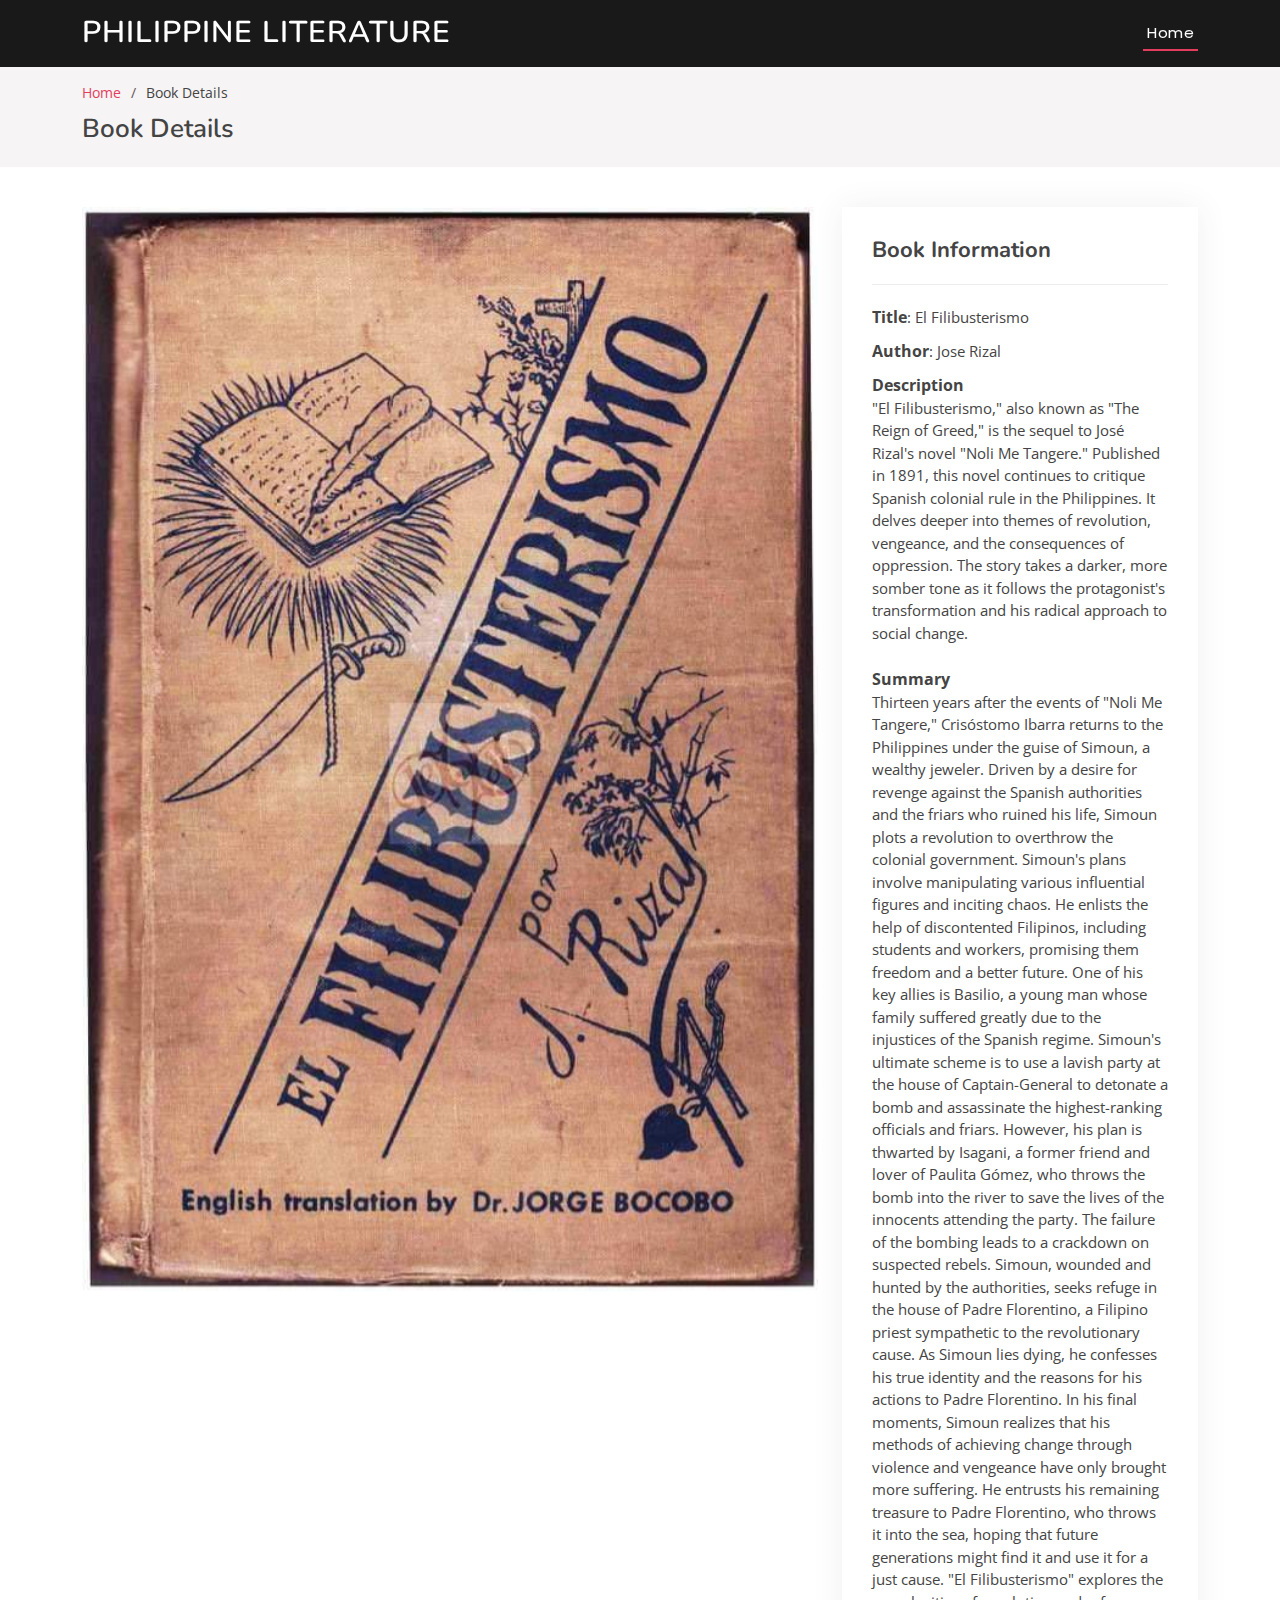
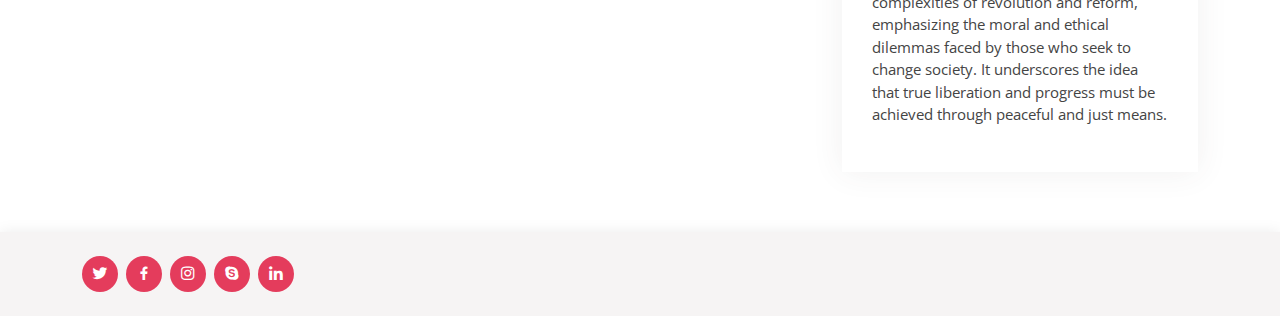
<file: elfeli.html>
<!DOCTYPE html>
<html lang="en">

<head>
  <meta charset="utf-8">
  <meta content="width=device-width, initial-scale=1.0" name="viewport">

  <title>Philippine Literature</title>
  <meta content="" name="description">
  <meta content="" name="keywords">

  <!-- Favicons -->
  <link href="assets/img/favicon.png" rel="icon">
  <link href="assets/img/apple-touch-icon.png" rel="apple-touch-icon">

  <!-- Google Fonts -->
  <link href="https://fonts.googleapis.com/css?family=Open+Sans:300,300i,400,400i,600,600i,700,700i|Nunito:300,300i,400,400i,600,600i,700,700i|Poppins:300,300i,400,400i,500,500i,600,600i,700,700i" rel="stylesheet">

  <!-- Vendor CSS Files -->
  <link href="assets/vendor/bootstrap/css/bootstrap.min.css" rel="stylesheet">
  <link href="assets/vendor/bootstrap-icons/bootstrap-icons.css" rel="stylesheet">
  <link href="assets/vendor/boxicons/css/boxicons.min.css" rel="stylesheet">
  <link href="assets/vendor/glightbox/css/glightbox.min.css" rel="stylesheet">
  <link href="assets/vendor/remixicon/remixicon.css" rel="stylesheet">
  <link href="assets/vendor/swiper/swiper-bundle.min.css" rel="stylesheet">

  <!-- Template Main CSS File -->
  <link href="assets/css/style.css" rel="stylesheet">

</head>

<body>

  <!-- ======= Header ======= -->
  <header id="header" class="fixed-top header-inner-pages">
    <div class="container d-flex align-items-center justify-content-between">

      <h1 class="logo"><a href="index.html">Philippine Literature</a></h1>
      <!-- Uncomment below if you prefer to use an image logo -->
      <!-- <a href="index.html" class="logo"><img src="assets/img/logo.png" alt="" class="img-fluid"></a>-->

      <nav id="navbar" class="navbar">
        <ul>
          <li><a class="nav-link scrollto active" href="index.html#portfolio">Home</a></li>
        </ul>
        <i class="bi bi-list mobile-nav-toggle"></i>
      </nav><!-- .navbar -->

    </div>
  </header><!-- End Header -->

  <main id="main">

    <!-- ======= Breadcrumbs ======= -->
    <section id="breadcrumbs" class="breadcrumbs">
      <div class="container">

        <ol>
          <li><a href="index.html">Home</a></li>
          <li>Book Details</li>
        </ol>
        <h2>Book Details</h2>

      </div>
    </section><!-- End Breadcrumbs -->

    <!-- ======= Portfolio Details Section ======= -->
    <section id="portfolio-details" class="portfolio-details">
      <div class="container">

        <div class="row gy-4">

          <div class="col-lg-8">
            <div class="portfolio-details-slider swiper">
              <div class="swiper-wrapper align-items-center">

                <div class="swiper-slide">
                  <img src="assets/img/portfolio/elfeli.jpeg" alt="">
                </div>
              </div>
              <div class="swiper-pagination"></div>
            </div>
          </div>

          <div class="col-lg-4">
            <div class="portfolio-info">
              <h3>Book Information</h3>
              <ul>
                <li><strong class="fs-6">Title</strong>: El Filibusterismo</li>
                <li><strong class="fs-6">Author</strong>:
                 Jose Rizal
                </li>
                <li><strong class="fs-6">Description</strong><br>
                  "El Filibusterismo," also known as "The Reign of Greed," is the sequel to José Rizal's novel "Noli Me Tangere." Published in 1891, this novel continues to critique Spanish colonial rule in the Philippines. It delves deeper into themes of revolution, vengeance, and the consequences of oppression. The story takes a darker, more somber tone as it follows the protagonist's transformation and his radical approach to social change.
                </li>
                <br>
                <li><strong class="fs-6">Summary</strong><br>
                  Thirteen years after the events of "Noli Me Tangere," Crisóstomo Ibarra returns to the Philippines under the guise of Simoun, a wealthy jeweler. Driven by a desire for revenge against the Spanish authorities and the friars who ruined his life, Simoun plots a revolution to overthrow the colonial government.
                  Simoun's plans involve manipulating various influential figures and inciting chaos. He enlists the help of discontented Filipinos, including students and workers, promising them freedom and a better future. One of his key allies is Basilio, a young man whose family suffered greatly due to the injustices of the Spanish regime.
                  Simoun's ultimate scheme is to use a lavish party at the house of Captain-General to detonate a bomb and assassinate the highest-ranking officials and friars. However, his plan is thwarted by Isagani, a former friend and lover of Paulita Gómez, who throws the bomb into the river to save the lives of the innocents attending the party.
                  The failure of the bombing leads to a crackdown on suspected rebels. Simoun, wounded and hunted by the authorities, seeks refuge in the house of Padre Florentino, a Filipino priest sympathetic to the revolutionary cause. As Simoun lies dying, he confesses his true identity and the reasons for his actions to Padre Florentino.
                  In his final moments, Simoun realizes that his methods of achieving change through violence and vengeance have only brought more suffering. He entrusts his remaining treasure to Padre Florentino, who throws it into the sea, hoping that future generations might find it and use it for a just cause.
                  "El Filibusterismo" explores the complexities of revolution and reform, emphasizing the moral and ethical dilemmas faced by those who seek to change society. It underscores the idea that true liberation and progress must be achieved through peaceful and just means.
                  </p>
                </li>
              </ul>
            </div>
          </div>

        </div>

      </div>
    </section><!-- End Portfolio Details Section -->

  </main><!-- End #main -->

  <!-- ======= Footer ======= -->
  <footer id="footer">
    <div class="container d-md-flex py-4">
      <div class="social-links text-center text-md-right pt-3 pt-md-0">
        <a href="#" class="twitter"><i class="bx bxl-twitter"></i></a>
        <a href="#" class="facebook"><i class="bx bxl-facebook"></i></a>
        <a href="#" class="instagram"><i class="bx bxl-instagram"></i></a>
        <a href="#" class="google-plus"><i class="bx bxl-skype"></i></a>
        <a href="#" class="linkedin"><i class="bx bxl-linkedin"></i></a>
      </div>
    </div>
  </footer><!-- End Footer -->

  <a href="#" class="back-to-top d-flex align-items-center justify-content-center"><i class="bi bi-arrow-up-short"></i></a>

  <!-- Vendor JS Files -->
  <script src="assets/vendor/bootstrap/js/bootstrap.bundle.min.js"></script>
  <script src="assets/vendor/glightbox/js/glightbox.min.js"></script>
  <script src="assets/vendor/isotope-layout/isotope.pkgd.min.js"></script>
  <script src="assets/vendor/swiper/swiper-bundle.min.js"></script>
  <script src="assets/vendor/php-email-form/validate.js"></script>

  <!-- Template Main JS File -->
  <script src="assets/js/main.js"></script>

</body>

</html>
</file>
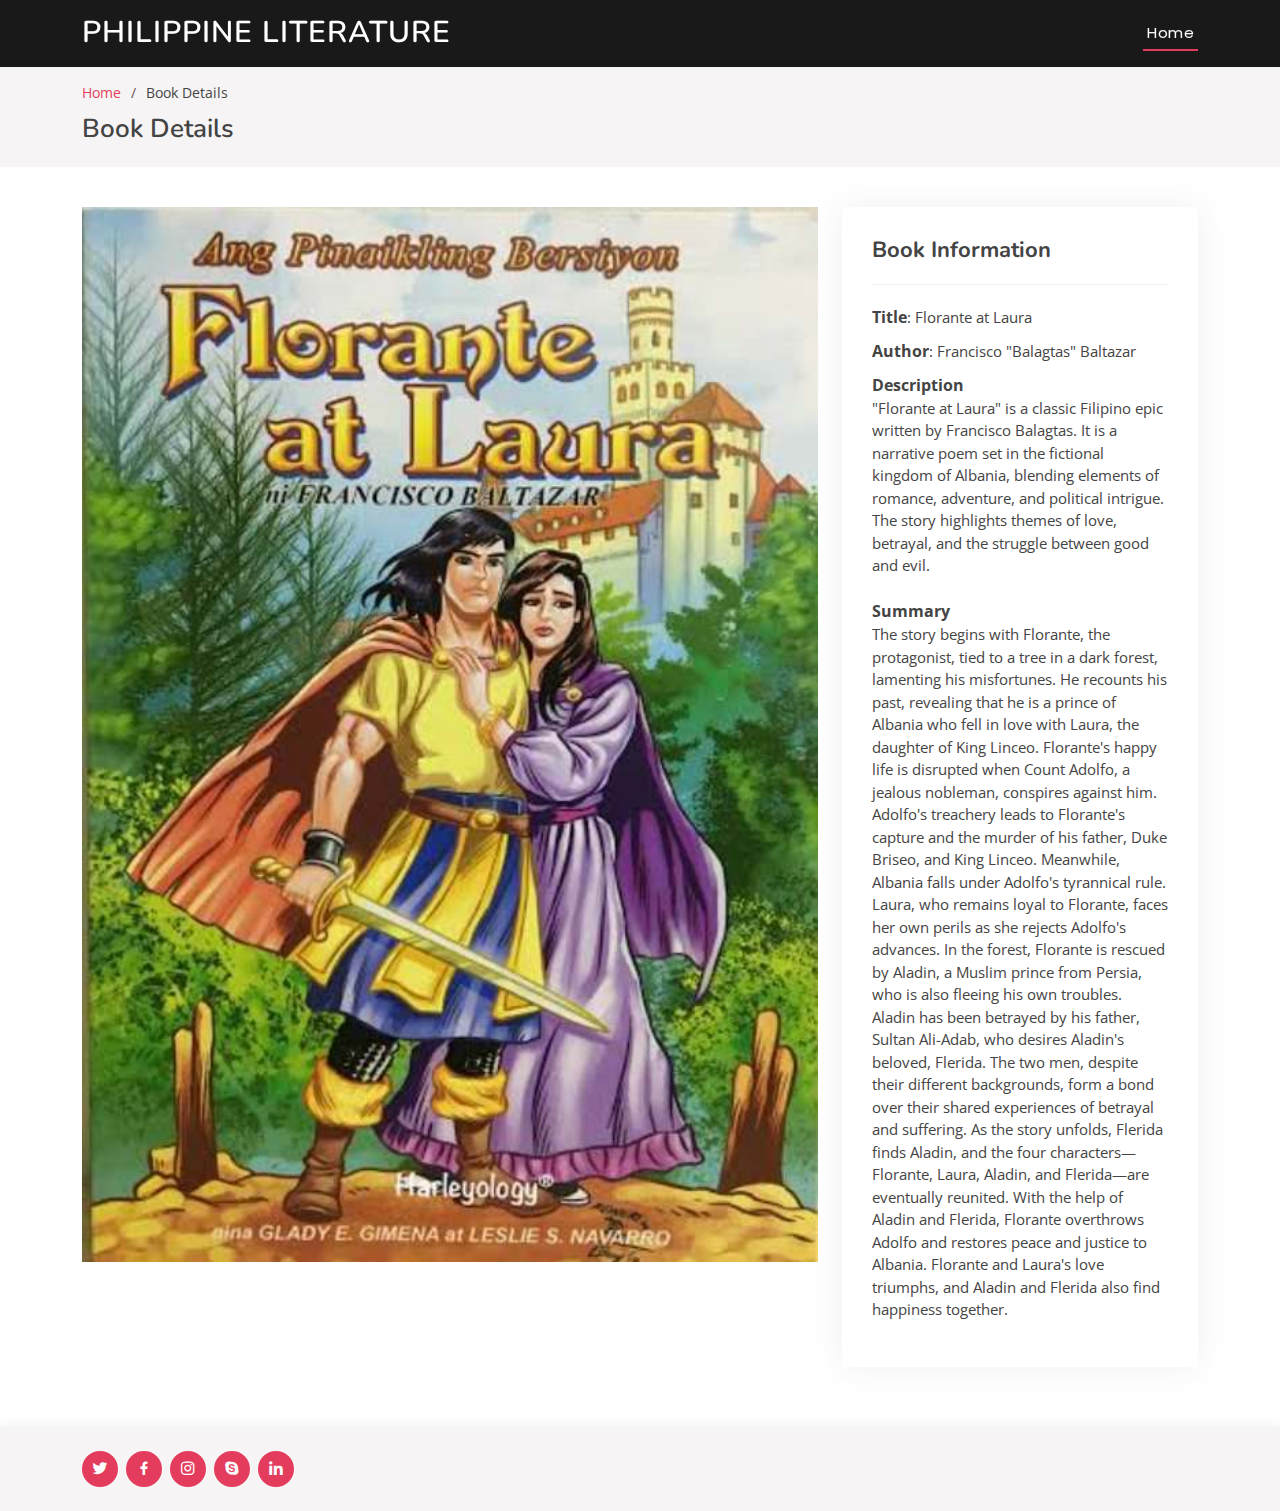
<file: florante.html>
<!DOCTYPE html>
<html lang="en">

<head>
  <meta charset="utf-8">
  <meta content="width=device-width, initial-scale=1.0" name="viewport">

  <title>Philippine Literature</title>
  <meta content="" name="description">
  <meta content="" name="keywords">

  <!-- Favicons -->
  <link href="assets/img/favicon.png" rel="icon">
  <link href="assets/img/apple-touch-icon.png" rel="apple-touch-icon">

  <!-- Google Fonts -->
  <link href="https://fonts.googleapis.com/css?family=Open+Sans:300,300i,400,400i,600,600i,700,700i|Nunito:300,300i,400,400i,600,600i,700,700i|Poppins:300,300i,400,400i,500,500i,600,600i,700,700i" rel="stylesheet">

  <!-- Vendor CSS Files -->
  <link href="assets/vendor/bootstrap/css/bootstrap.min.css" rel="stylesheet">
  <link href="assets/vendor/bootstrap-icons/bootstrap-icons.css" rel="stylesheet">
  <link href="assets/vendor/boxicons/css/boxicons.min.css" rel="stylesheet">
  <link href="assets/vendor/glightbox/css/glightbox.min.css" rel="stylesheet">
  <link href="assets/vendor/remixicon/remixicon.css" rel="stylesheet">
  <link href="assets/vendor/swiper/swiper-bundle.min.css" rel="stylesheet">

  <!-- Template Main CSS File -->
  <link href="assets/css/style.css" rel="stylesheet">

  <!-- =======================================================
  
</head>

<body>

  <!-- ======= Header ======= -->
  <header id="header" class="fixed-top header-inner-pages">
    <div class="container d-flex align-items-center justify-content-between">

      <h1 class="logo"><a href="index.html">Philippine Literature</a></h1>
      <!-- Uncomment below if you prefer to use an image logo -->
      <!-- <a href="index.html" class="logo"><img src="assets/img/logo.png" alt="" class="img-fluid"></a>-->

      <nav id="navbar" class="navbar">
        <ul>
          <li><a class="nav-link scrollto active" href="index.html#portfolio">Home</a></li>
        </ul>
        <i class="bi bi-list mobile-nav-toggle"></i>
      </nav><!-- .navbar -->

    </div>
  </header><!-- End Header -->

  <main id="main">

    <!-- ======= Breadcrumbs ======= -->
    <section id="breadcrumbs" class="breadcrumbs">
      <div class="container">

        <ol>
          <li><a href="index.html">Home</a></li>
          <li>Book Details</li>
        </ol>
        <h2>Book Details</h2>

      </div>
    </section><!-- End Breadcrumbs -->

    <!-- ======= Portfolio Details Section ======= -->
    <section id="portfolio-details" class="portfolio-details">
      <div class="container">

        <div class="row gy-4">

          <div class="col-lg-8">
            <div class="portfolio-details-slider swiper">
              <div class="swiper-wrapper align-items-center">

                <div class="swiper-slide">
                  <img src="assets/img/portfolio/florante.jpeg" alt="">
                </div>
              </div>
              <div class="swiper-pagination"></div>
            </div>
          </div>

          <div class="col-lg-4">
            <div class="portfolio-info">
              <h3>Book Information</h3>
              <ul>
                <li><strong class="fs-6">Title</strong>: Florante at Laura</li>
                <li><strong class="fs-6">Author</strong>:
                 Francisco "Balagtas"  Baltazar
                </li>
                <li><strong class="fs-6">Description</strong><br>
                  "Florante at Laura" is a classic Filipino epic written by Francisco Balagtas. It is a narrative poem set in the fictional kingdom of Albania, blending elements of romance, adventure, and political intrigue. The story highlights themes of love, betrayal, and the struggle between good and evil.
                </li>
                <br>
                <li><strong class="fs-6">Summary</strong><br>
                  The story begins with Florante, the protagonist, tied to a tree in a dark forest, lamenting his misfortunes. He recounts his past, revealing that he is a prince of Albania who fell in love with Laura, the daughter of King Linceo. Florante's happy life is disrupted when Count Adolfo, a jealous nobleman, conspires against him.
                  Adolfo's treachery leads to Florante's capture and the murder of his father, Duke Briseo, and King Linceo. Meanwhile, Albania falls under Adolfo's tyrannical rule. Laura, who remains loyal to Florante, faces her own perils as she rejects Adolfo's advances.
                  In the forest, Florante is rescued by Aladin, a Muslim prince from Persia, who is also fleeing his own troubles. Aladin has been betrayed by his father, Sultan Ali-Adab, who desires Aladin's beloved, Flerida. The two men, despite their different backgrounds, form a bond over their shared experiences of betrayal and suffering.
                  As the story unfolds, Flerida finds Aladin, and the four characters—Florante, Laura, Aladin, and Flerida—are eventually reunited. With the help of Aladin and Flerida, Florante overthrows Adolfo and restores peace and justice to Albania. Florante and Laura's love triumphs, and Aladin and Flerida also find happiness together.
                  </p>
                </li>
              </ul>
            </div>
          </div>

        </div>

      </div>
    </section><!-- End Portfolio Details Section -->

  </main><!-- End #main -->

  <!-- ======= Footer ======= -->
  <footer id="footer">
    <div class="container d-md-flex py-4">
      <div class="social-links text-center text-md-right pt-3 pt-md-0">
        <a href="#" class="twitter"><i class="bx bxl-twitter"></i></a>
        <a href="#" class="facebook"><i class="bx bxl-facebook"></i></a>
        <a href="#" class="instagram"><i class="bx bxl-instagram"></i></a>
        <a href="#" class="google-plus"><i class="bx bxl-skype"></i></a>
        <a href="#" class="linkedin"><i class="bx bxl-linkedin"></i></a>
      </div>
    </div>
  </footer><!-- End Footer -->

  <a href="#" class="back-to-top d-flex align-items-center justify-content-center"><i class="bi bi-arrow-up-short"></i></a>

  <!-- Vendor JS Files -->
  <script src="assets/vendor/bootstrap/js/bootstrap.bundle.min.js"></script>
  <script src="assets/vendor/glightbox/js/glightbox.min.js"></script>
  <script src="assets/vendor/isotope-layout/isotope.pkgd.min.js"></script>
  <script src="assets/vendor/swiper/swiper-bundle.min.js"></script>
  <script src="assets/vendor/php-email-form/validate.js"></script>

  <!-- Template Main JS File -->
  <script src="assets/js/main.js"></script>

</body>

</html>
</file>
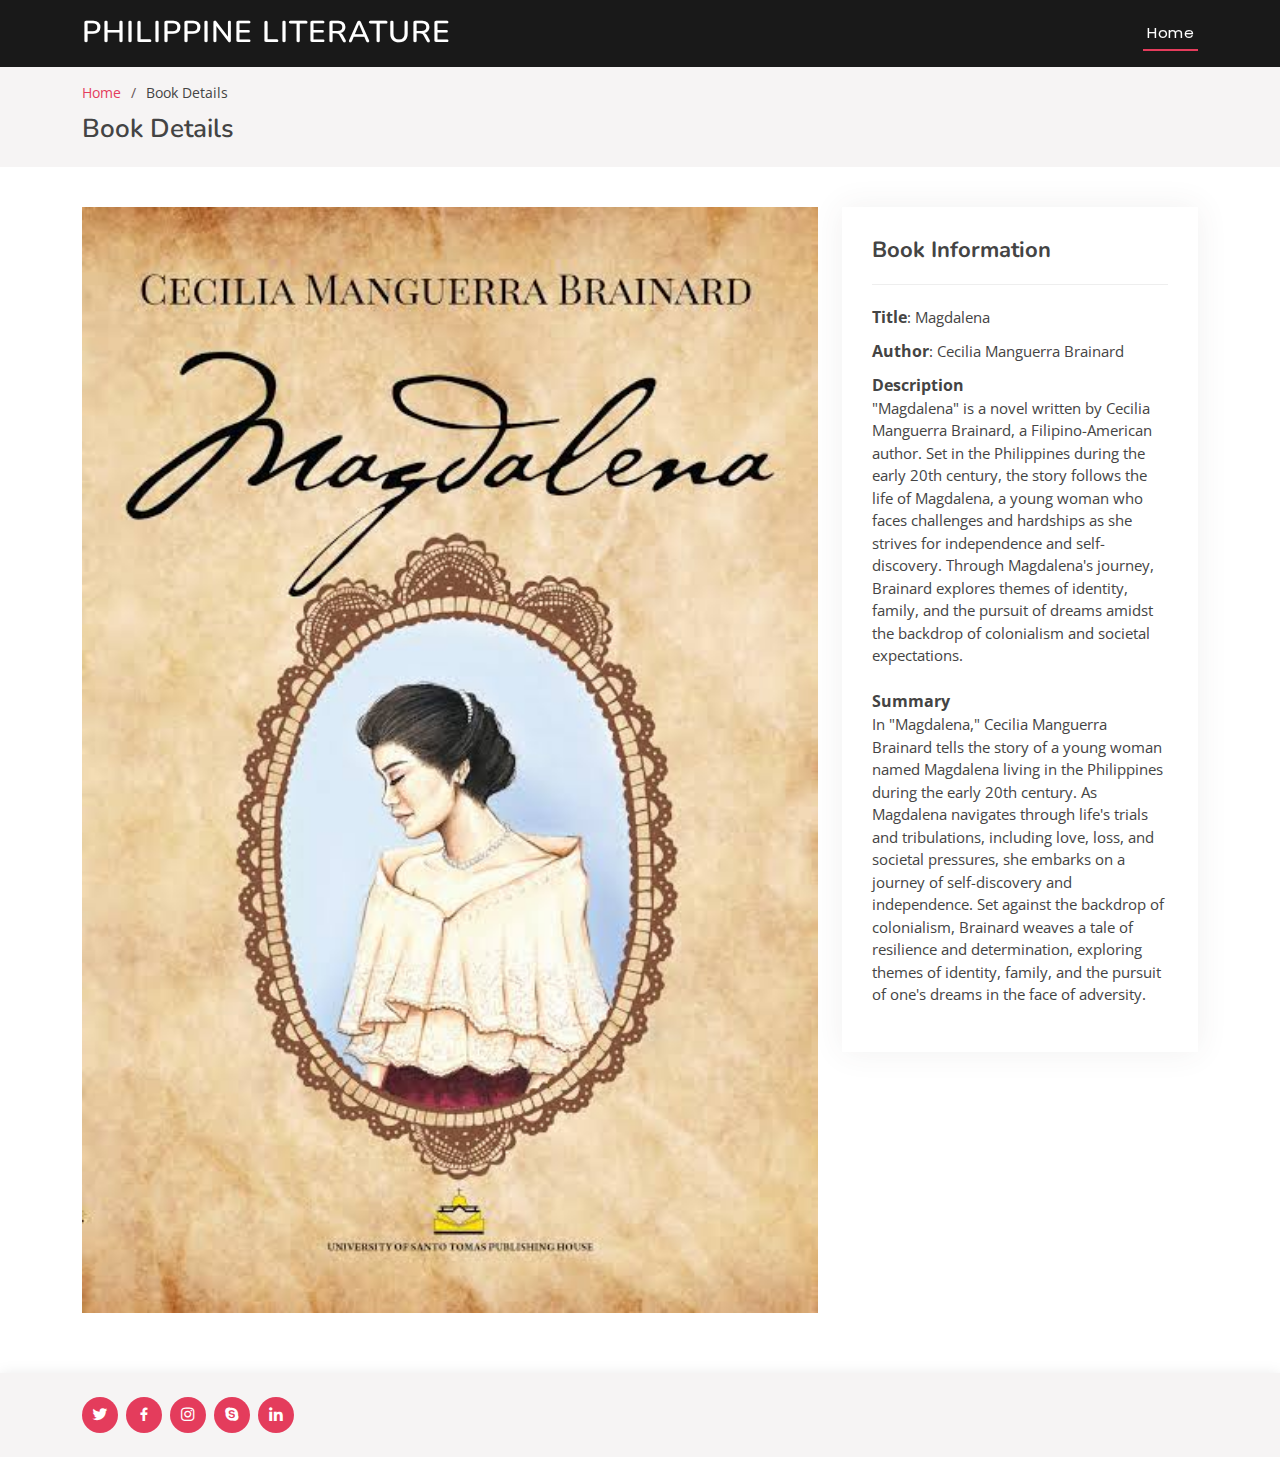
<file: magda.html>
<!DOCTYPE html>
<html lang="en">

<head>
  <meta charset="utf-8">
  <meta content="width=device-width, initial-scale=1.0" name="viewport">

  <title>Philippine Literature</title>
  <meta content="" name="description">
  <meta content="" name="keywords">

  <!-- Favicons -->
  <link href="assets/img/favicon.png" rel="icon">
  <link href="assets/img/apple-touch-icon.png" rel="apple-touch-icon">

  <!-- Google Fonts -->
  <link href="https://fonts.googleapis.com/css?family=Open+Sans:300,300i,400,400i,600,600i,700,700i|Nunito:300,300i,400,400i,600,600i,700,700i|Poppins:300,300i,400,400i,500,500i,600,600i,700,700i" rel="stylesheet">

  <!-- Vendor CSS Files -->
  <link href="assets/vendor/bootstrap/css/bootstrap.min.css" rel="stylesheet">
  <link href="assets/vendor/bootstrap-icons/bootstrap-icons.css" rel="stylesheet">
  <link href="assets/vendor/boxicons/css/boxicons.min.css" rel="stylesheet">
  <link href="assets/vendor/glightbox/css/glightbox.min.css" rel="stylesheet">
  <link href="assets/vendor/remixicon/remixicon.css" rel="stylesheet">
  <link href="assets/vendor/swiper/swiper-bundle.min.css" rel="stylesheet">

  <!-- Template Main CSS File -->
  <link href="assets/css/style.css" rel="stylesheet">


</head>

<body>

  <!-- ======= Header ======= -->
  <header id="header" class="fixed-top header-inner-pages">
    <div class="container d-flex align-items-center justify-content-between">

      <h1 class="logo"><a href="index.html">Philippine Literature</a></h1>
      <!-- Uncomment below if you prefer to use an image logo -->
      <!-- <a href="index.html" class="logo"><img src="assets/img/logo.png" alt="" class="img-fluid"></a>-->

      <nav id="navbar" class="navbar">
        <ul>
          <li><a class="nav-link scrollto active" href="index.html#portfolio">Home</a></li>
        </ul>
        <i class="bi bi-list mobile-nav-toggle"></i>
      </nav><!-- .navbar -->

    </div>
  </header><!-- End Header -->

  <main id="main">

    <!-- ======= Breadcrumbs ======= -->
    <section id="breadcrumbs" class="breadcrumbs">
      <div class="container">

        <ol>
          <li><a href="index.html">Home</a></li>
          <li>Book Details</li>
        </ol>
        <h2>Book Details</h2>

      </div>
    </section><!-- End Breadcrumbs -->

    <!-- ======= Portfolio Details Section ======= -->
    <section id="portfolio-details" class="portfolio-details">
      <div class="container">

        <div class="row gy-4">

          <div class="col-lg-8">
            <div class="portfolio-details-slider swiper">
              <div class="swiper-wrapper align-items-center">

                <div class="swiper-slide">
                  <img src="assets/img/portfolio/magda.jpeg" alt="">
                </div>
              </div>
              <div class="swiper-pagination"></div>
            </div>
          </div>

          <div class="col-lg-4">
            <div class="portfolio-info">
              <h3>Book Information</h3>
              <ul>
                <li><strong class="fs-6">Title</strong>: Magdalena</li>
                <li><strong class="fs-6">Author</strong>:
                 Cecilia Manguerra Brainard
                </li>
                <li><strong class="fs-6">Description</strong><br>
                  "Magdalena" is a novel written by Cecilia Manguerra Brainard, a Filipino-American author. Set in the Philippines during the early 20th century, the story follows the life of Magdalena, a young woman who faces challenges and hardships as she strives for independence and self-discovery. Through Magdalena's journey, Brainard explores themes of identity, family, and the pursuit of dreams amidst the backdrop of colonialism and societal expectations.
                </li>
                <br>
                <li><strong class="fs-6">Summary</strong><br>
                  In "Magdalena," Cecilia Manguerra Brainard tells the story of a young woman named Magdalena living in the Philippines during the early 20th century. As Magdalena navigates through life's trials and tribulations, including love, loss, and societal pressures, she embarks on a journey of self-discovery and independence. Set against the backdrop of colonialism, Brainard weaves a tale of resilience and determination, exploring themes of identity, family, and the pursuit of one's dreams in the face of adversity.
                  </p>
                </li>
              </ul>
            </div>
          </div>

        </div>

      </div>
    </section><!-- End Portfolio Details Section -->

  </main><!-- End #main -->

  <!-- ======= Footer ======= -->
  <footer id="footer">
    <div class="container d-md-flex py-4">
      <div class="social-links text-center text-md-right pt-3 pt-md-0">
        <a href="#" class="twitter"><i class="bx bxl-twitter"></i></a>
        <a href="#" class="facebook"><i class="bx bxl-facebook"></i></a>
        <a href="#" class="instagram"><i class="bx bxl-instagram"></i></a>
        <a href="#" class="google-plus"><i class="bx bxl-skype"></i></a>
        <a href="#" class="linkedin"><i class="bx bxl-linkedin"></i></a>
      </div>
    </div>
  </footer><!-- End Footer -->

  <a href="#" class="back-to-top d-flex align-items-center justify-content-center"><i class="bi bi-arrow-up-short"></i></a>

  <!-- Vendor JS Files -->
  <script src="assets/vendor/bootstrap/js/bootstrap.bundle.min.js"></script>
  <script src="assets/vendor/glightbox/js/glightbox.min.js"></script>
  <script src="assets/vendor/isotope-layout/isotope.pkgd.min.js"></script>
  <script src="assets/vendor/swiper/swiper-bundle.min.js"></script>
  <script src="assets/vendor/php-email-form/validate.js"></script>

  <!-- Template Main JS File -->
  <script src="assets/js/main.js"></script>

</body>

</html>
</file>
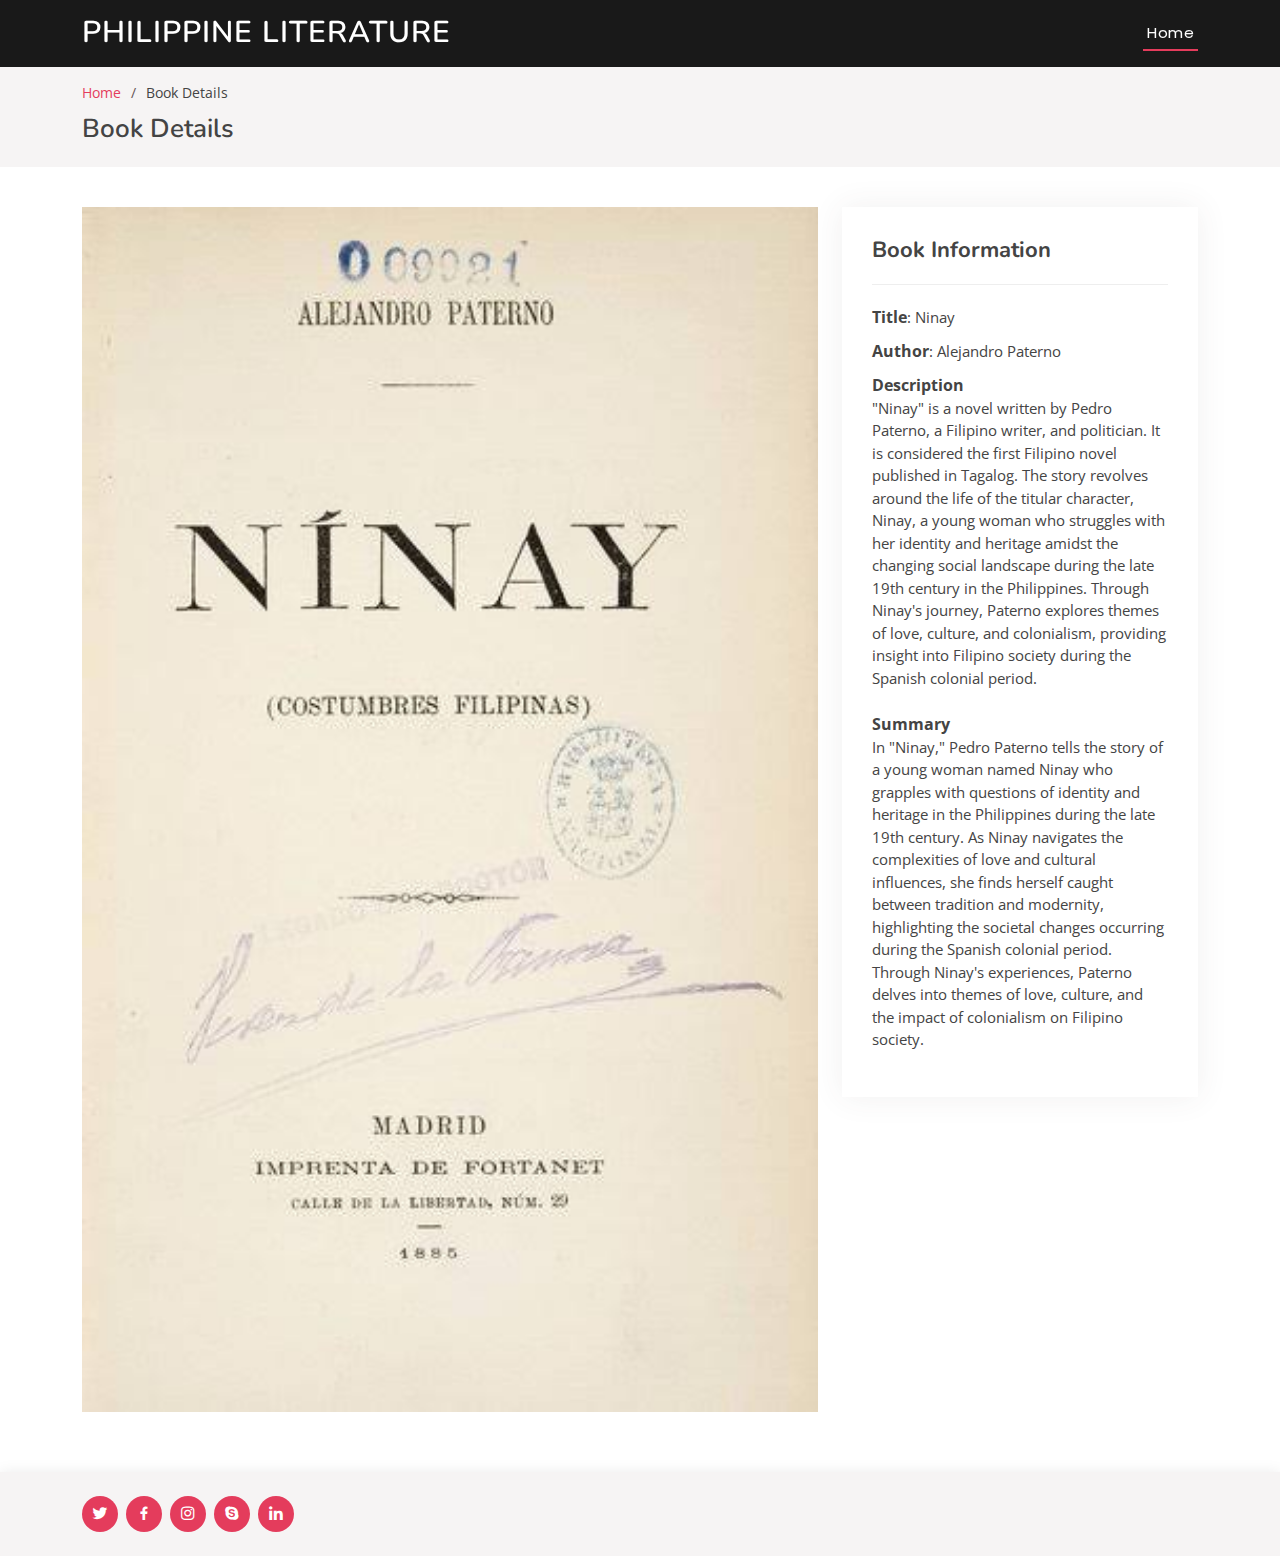
<file: ninay.html>
<!DOCTYPE html>
<html lang="en">

<head>
  <meta charset="utf-8">
  <meta content="width=device-width, initial-scale=1.0" name="viewport">

  <title>Philippine Literature</title>
  <meta content="" name="description">
  <meta content="" name="keywords">

  <!-- Favicons -->
  <link href="assets/img/favicon.png" rel="icon">
  <link href="assets/img/apple-touch-icon.png" rel="apple-touch-icon">

  <!-- Google Fonts -->
  <link href="https://fonts.googleapis.com/css?family=Open+Sans:300,300i,400,400i,600,600i,700,700i|Nunito:300,300i,400,400i,600,600i,700,700i|Poppins:300,300i,400,400i,500,500i,600,600i,700,700i" rel="stylesheet">

  <!-- Vendor CSS Files -->
  <link href="assets/vendor/bootstrap/css/bootstrap.min.css" rel="stylesheet">
  <link href="assets/vendor/bootstrap-icons/bootstrap-icons.css" rel="stylesheet">
  <link href="assets/vendor/boxicons/css/boxicons.min.css" rel="stylesheet">
  <link href="assets/vendor/glightbox/css/glightbox.min.css" rel="stylesheet">
  <link href="assets/vendor/remixicon/remixicon.css" rel="stylesheet">
  <link href="assets/vendor/swiper/swiper-bundle.min.css" rel="stylesheet">

  <!-- Template Main CSS File -->
  <link href="assets/css/style.css" rel="stylesheet">

</head>

<body>

  <!-- ======= Header ======= -->
  <header id="header" class="fixed-top header-inner-pages">
    <div class="container d-flex align-items-center justify-content-between">

      <h1 class="logo"><a href="index.html">Philippine Literature</a></h1>
      <!-- Uncomment below if you prefer to use an image logo -->
      <!-- <a href="index.html" class="logo"><img src="assets/img/logo.png" alt="" class="img-fluid"></a>-->

      <nav id="navbar" class="navbar">
        <ul>
          <li><a class="nav-link scrollto active" href="index.html#portfolio">Home</a></li>
        </ul>
        <i class="bi bi-list mobile-nav-toggle"></i>
      </nav><!-- .navbar -->

    </div>
  </header><!-- End Header -->

  <main id="main">

    <!-- ======= Breadcrumbs ======= -->
    <section id="breadcrumbs" class="breadcrumbs">
      <div class="container">

        <ol>
          <li><a href="index.html">Home</a></li>
          <li>Book Details</li>
        </ol>
        <h2>Book Details</h2>

      </div>
    </section><!-- End Breadcrumbs -->

    <!-- ======= Portfolio Details Section ======= -->
    <section id="portfolio-details" class="portfolio-details">
      <div class="container">

        <div class="row gy-4">

          <div class="col-lg-8">
            <div class="portfolio-details-slider swiper">
              <div class="swiper-wrapper align-items-center">

                <div class="swiper-slide">
                  <img src="assets/img/portfolio/ninay.jpeg" alt="">
                </div>
              </div>
              <div class="swiper-pagination"></div>
            </div>
          </div>

          <div class="col-lg-4">
            <div class="portfolio-info">
              <h3>Book Information</h3>
              <ul>
                <li><strong class="fs-6">Title</strong>: Ninay</li>
                <li><strong class="fs-6">Author</strong>:
                 Alejandro Paterno
                </li>
                <li><strong class="fs-6">Description</strong><br>
                  "Ninay" is a novel written by Pedro Paterno, a Filipino writer, and politician. It is considered the first Filipino novel published in Tagalog. The story revolves around the life of the titular character, Ninay, a young woman who struggles with her identity and heritage amidst the changing social landscape during the late 19th century in the Philippines. Through Ninay's journey, Paterno explores themes of love, culture, and colonialism, providing insight into Filipino society during the Spanish colonial period.
                </li>
                <br>
                <li><strong class="fs-6">Summary</strong><br>
                  In "Ninay," Pedro Paterno tells the story of a young woman named Ninay who grapples with questions of identity and heritage in the Philippines during the late 19th century. As Ninay navigates the complexities of love and cultural influences, she finds herself caught between tradition and modernity, highlighting the societal changes occurring during the Spanish colonial period. Through Ninay's experiences, Paterno delves into themes of love, culture, and the impact of colonialism on Filipino society.
                  </p>
                </li>
              </ul>
            </div>
          </div>

        </div>

      </div>
    </section><!-- End Portfolio Details Section -->

  </main><!-- End #main -->

  <!-- ======= Footer ======= -->
  <footer id="footer">
    <div class="container d-md-flex py-4">
      <div class="social-links text-center text-md-right pt-3 pt-md-0">
        <a href="#" class="twitter"><i class="bx bxl-twitter"></i></a>
        <a href="#" class="facebook"><i class="bx bxl-facebook"></i></a>
        <a href="#" class="instagram"><i class="bx bxl-instagram"></i></a>
        <a href="#" class="google-plus"><i class="bx bxl-skype"></i></a>
        <a href="#" class="linkedin"><i class="bx bxl-linkedin"></i></a>
      </div>
    </div>
  </footer><!-- End Footer -->

  <a href="#" class="back-to-top d-flex align-items-center justify-content-center"><i class="bi bi-arrow-up-short"></i></a>

  <!-- Vendor JS Files -->
  <script src="assets/vendor/bootstrap/js/bootstrap.bundle.min.js"></script>
  <script src="assets/vendor/glightbox/js/glightbox.min.js"></script>
  <script src="assets/vendor/isotope-layout/isotope.pkgd.min.js"></script>
  <script src="assets/vendor/swiper/swiper-bundle.min.js"></script>
  <script src="assets/vendor/php-email-form/validate.js"></script>

  <!-- Template Main JS File -->
  <script src="assets/js/main.js"></script>

</body>

</html>
</file>
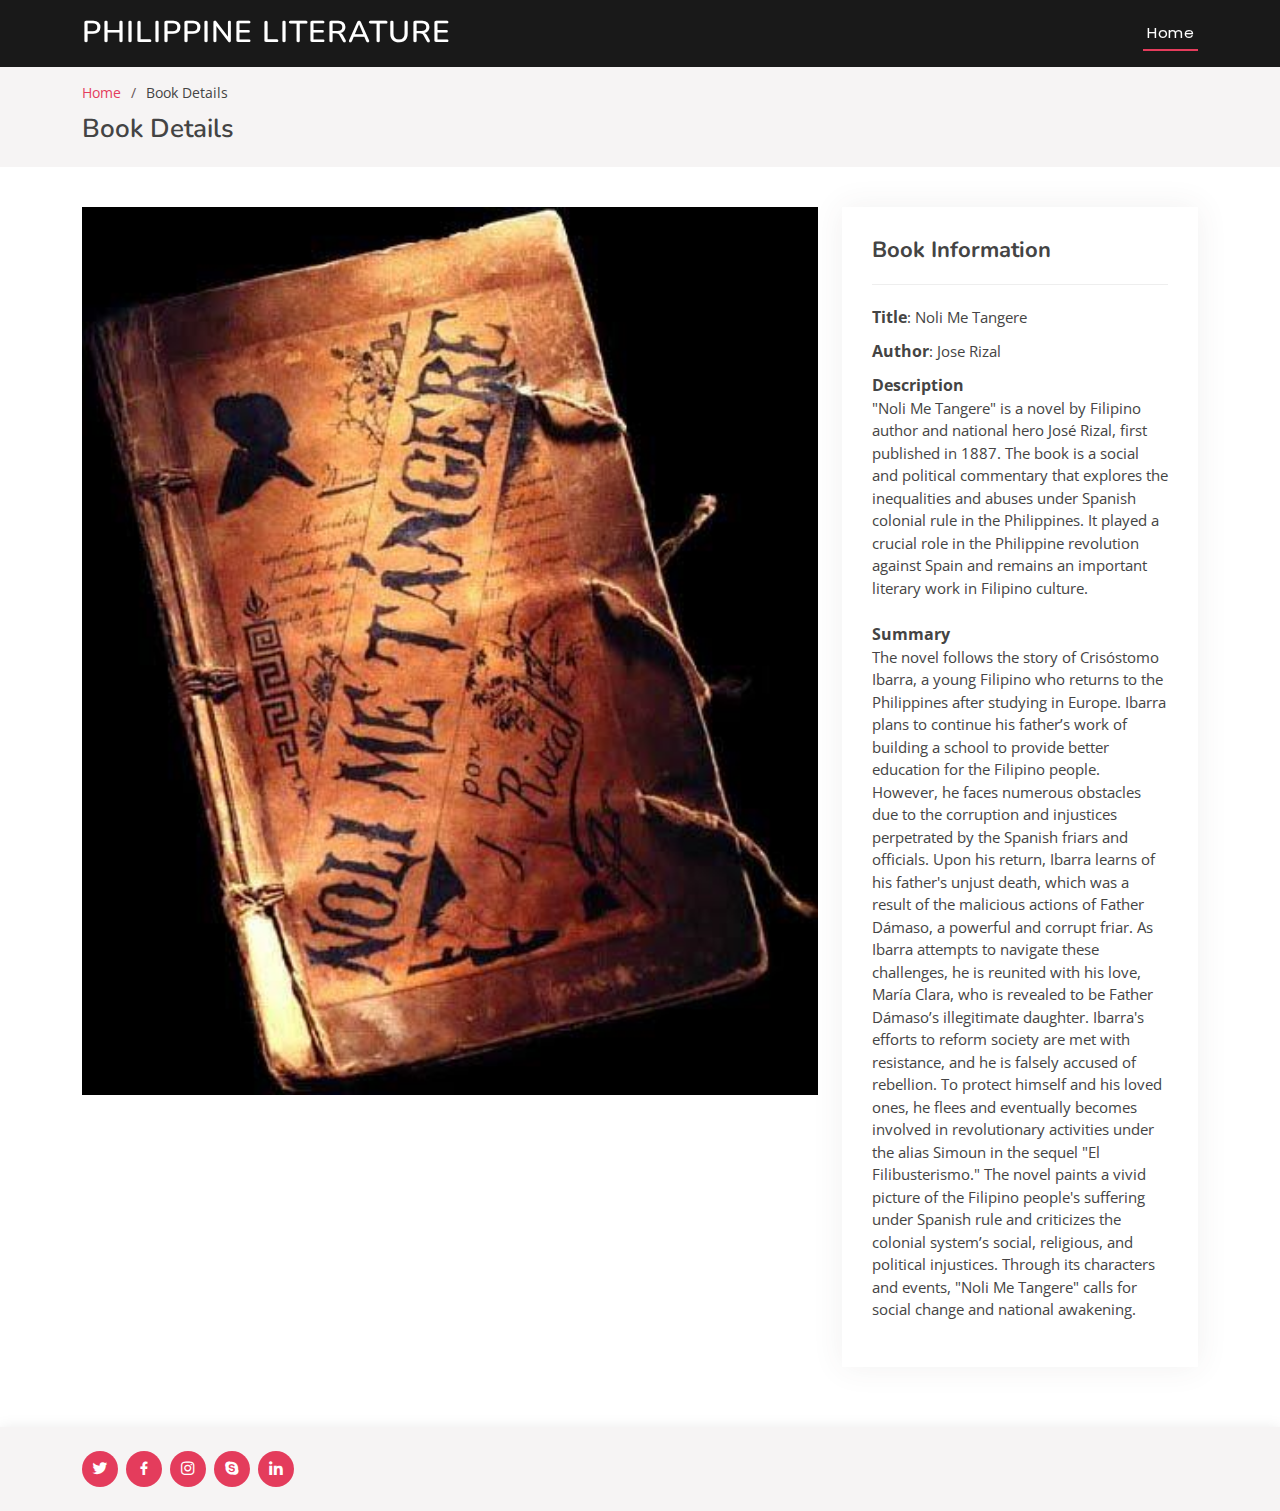
<file: noli.html>
<!DOCTYPE html>
<html lang="en">

<head>
  <meta charset="utf-8">
  <meta content="width=device-width, initial-scale=1.0" name="viewport">

  <title>Philippine Literature</title>
  <meta content="" name="description">
  <meta content="" name="keywords">

  <!-- Favicons -->
  <link href="assets/img/favicon.png" rel="icon">
  <link href="assets/img/apple-touch-icon.png" rel="apple-touch-icon">

  <!-- Google Fonts -->
  <link href="https://fonts.googleapis.com/css?family=Open+Sans:300,300i,400,400i,600,600i,700,700i|Nunito:300,300i,400,400i,600,600i,700,700i|Poppins:300,300i,400,400i,500,500i,600,600i,700,700i" rel="stylesheet">

  <!-- Vendor CSS Files -->
  <link href="assets/vendor/bootstrap/css/bootstrap.min.css" rel="stylesheet">
  <link href="assets/vendor/bootstrap-icons/bootstrap-icons.css" rel="stylesheet">
  <link href="assets/vendor/boxicons/css/boxicons.min.css" rel="stylesheet">
  <link href="assets/vendor/glightbox/css/glightbox.min.css" rel="stylesheet">
  <link href="assets/vendor/remixicon/remixicon.css" rel="stylesheet">
  <link href="assets/vendor/swiper/swiper-bundle.min.css" rel="stylesheet">

  <!-- Template Main CSS File -->
  <link href="assets/css/style.css" rel="stylesheet">

</head>

<body>

  <!-- ======= Header ======= -->
  <header id="header" class="fixed-top header-inner-pages">
    <div class="container d-flex align-items-center justify-content-between">

      <h1 class="logo"><a href="index.html">Philippine Literature</a></h1>
      <!-- Uncomment below if you prefer to use an image logo -->
      <!-- <a href="index.html" class="logo"><img src="assets/img/logo.png" alt="" class="img-fluid"></a>-->

      <nav id="navbar" class="navbar">
        <ul>
          <li><a class="nav-link scrollto active" href="index.html#portfolio">Home</a></li>
        </ul>
        <i class="bi bi-list mobile-nav-toggle"></i>
      </nav><!-- .navbar -->

    </div>
  </header><!-- End Header -->

  <main id="main">

    <!-- ======= Breadcrumbs ======= -->
    <section id="breadcrumbs" class="breadcrumbs">
      <div class="container">

        <ol>
          <li><a href="index.html">Home</a></li>
          <li>Book Details</li>
        </ol>
        <h2>Book Details</h2>

      </div>
    </section><!-- End Breadcrumbs -->

    <!-- ======= Portfolio Details Section ======= -->
    <section id="portfolio-details" class="portfolio-details">
      <div class="container">

        <div class="row gy-4">

          <div class="col-lg-8">
            <div class="portfolio-details-slider swiper">
              <div class="swiper-wrapper align-items-center">

                <div class="swiper-slide">
                  <img src="assets/img/portfolio/noli2.jpeg" alt="">
                </div>
              </div>
              <div class="swiper-pagination"></div>
            </div>
          </div>

          <div class="col-lg-4">
            <div class="portfolio-info">
              <h3>Book Information</h3>
              <ul>
                <li><strong class="fs-6">Title</strong>: Noli Me Tangere</li>
                <li><strong class="fs-6">Author</strong>:
                 Jose Rizal
                </li>
                <li><strong class="fs-6">Description</strong><br>
                  "Noli Me Tangere" is a novel by Filipino author and national hero José Rizal, first published in 1887. The book is a social and political commentary that explores the inequalities and abuses under Spanish colonial rule in the Philippines. It played a crucial role in the Philippine revolution against Spain and remains an important literary work in Filipino culture.
                </li>
                <br>
                <li><strong class="fs-6">Summary</strong><br>
                    The novel follows the story of Crisóstomo Ibarra, a young Filipino who returns to the Philippines after studying in Europe. Ibarra plans to continue his father’s work of building a school to provide better education for the Filipino people. However, he faces numerous obstacles due to the corruption and injustices perpetrated by the Spanish friars and officials.
                    Upon his return, Ibarra learns of his father's unjust death, which was a result of the malicious actions of Father Dámaso, a powerful and corrupt friar. As Ibarra attempts to navigate these challenges, he is reunited with his love, María Clara, who is revealed to be Father Dámaso’s illegitimate daughter. 
                    Ibarra's efforts to reform society are met with resistance, and he is falsely accused of rebellion. To protect himself and his loved ones, he flees and eventually becomes involved in revolutionary activities under the alias Simoun in the sequel "El Filibusterismo."
                    The novel paints a vivid picture of the Filipino people's suffering under Spanish rule and criticizes the colonial system’s social, religious, and political injustices. Through its characters and events, "Noli Me Tangere" calls for social change and national awakening.
                  </p>
                </li>
              </ul>
            </div>
          </div>

        </div>

      </div>
    </section><!-- End Portfolio Details Section -->

  </main><!-- End #main -->

  <!-- ======= Footer ======= -->
  <footer id="footer">
    <div class="container d-md-flex py-4">
      <div class="social-links text-center text-md-right pt-3 pt-md-0">
        <a href="#" class="twitter"><i class="bx bxl-twitter"></i></a>
        <a href="#" class="facebook"><i class="bx bxl-facebook"></i></a>
        <a href="#" class="instagram"><i class="bx bxl-instagram"></i></a>
        <a href="#" class="google-plus"><i class="bx bxl-skype"></i></a>
        <a href="#" class="linkedin"><i class="bx bxl-linkedin"></i></a>
      </div>
    </div>
  </footer><!-- End Footer -->

  <a href="#" class="back-to-top d-flex align-items-center justify-content-center"><i class="bi bi-arrow-up-short"></i></a>

  <!-- Vendor JS Files -->
  <script src="assets/vendor/bootstrap/js/bootstrap.bundle.min.js"></script>
  <script src="assets/vendor/glightbox/js/glightbox.min.js"></script>
  <script src="assets/vendor/isotope-layout/isotope.pkgd.min.js"></script>
  <script src="assets/vendor/swiper/swiper-bundle.min.js"></script>
  <script src="assets/vendor/php-email-form/validate.js"></script>

  <!-- Template Main JS File -->
  <script src="assets/js/main.js"></script>

</body>

</html>
</file>
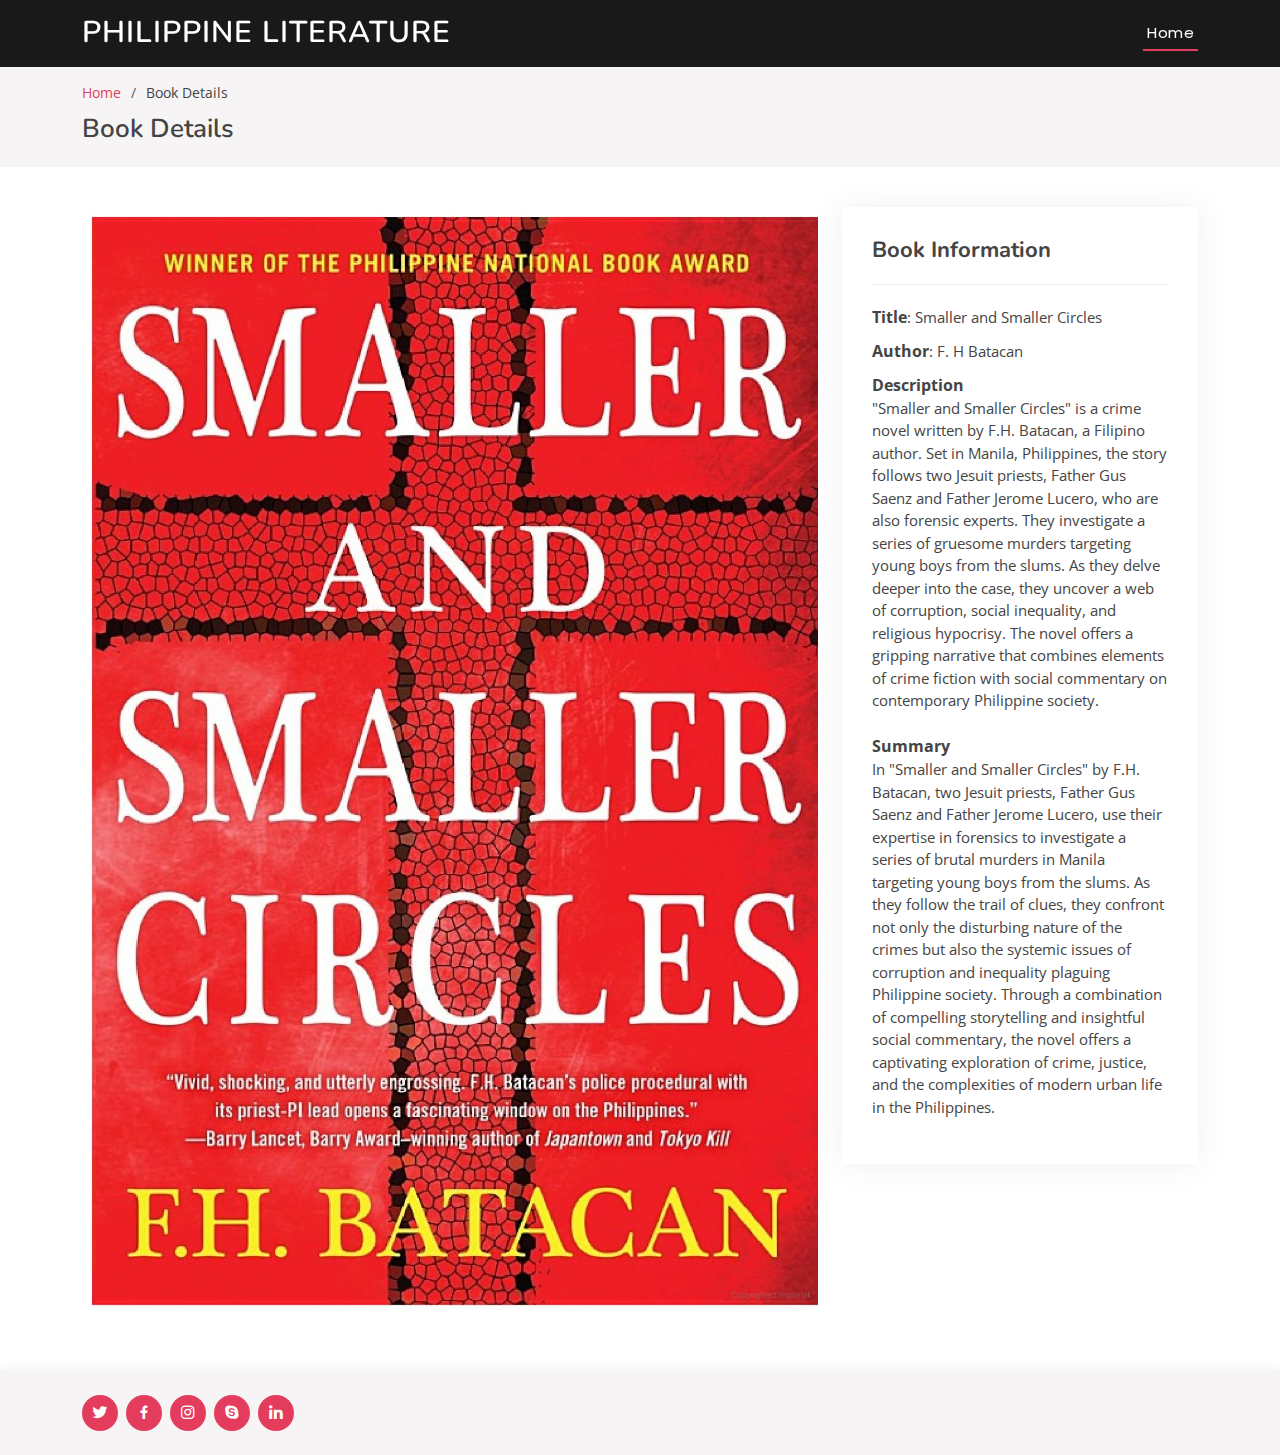
<file: smaller.html>
<!DOCTYPE html>
<html lang="en">

<head>
  <meta charset="utf-8">
  <meta content="width=device-width, initial-scale=1.0" name="viewport">

  <title>Philippine Literature</title>
  <meta content="" name="description">
  <meta content="" name="keywords">

  <!-- Favicons -->
  <link href="assets/img/favicon.png" rel="icon">
  <link href="assets/img/apple-touch-icon.png" rel="apple-touch-icon">

  <!-- Google Fonts -->
  <link href="https://fonts.googleapis.com/css?family=Open+Sans:300,300i,400,400i,600,600i,700,700i|Nunito:300,300i,400,400i,600,600i,700,700i|Poppins:300,300i,400,400i,500,500i,600,600i,700,700i" rel="stylesheet">

  <!-- Vendor CSS Files -->
  <link href="assets/vendor/bootstrap/css/bootstrap.min.css" rel="stylesheet">
  <link href="assets/vendor/bootstrap-icons/bootstrap-icons.css" rel="stylesheet">
  <link href="assets/vendor/boxicons/css/boxicons.min.css" rel="stylesheet">
  <link href="assets/vendor/glightbox/css/glightbox.min.css" rel="stylesheet">
  <link href="assets/vendor/remixicon/remixicon.css" rel="stylesheet">
  <link href="assets/vendor/swiper/swiper-bundle.min.css" rel="stylesheet">

  <!-- Template Main CSS File -->
  <link href="assets/css/style.css" rel="stylesheet">

</head>

<body>

  <!-- ======= Header ======= -->
  <header id="header" class="fixed-top header-inner-pages">
    <div class="container d-flex align-items-center justify-content-between">

      <h1 class="logo"><a href="index.html">Philippine Literature
      </a></h1>
      <!-- Uncomment below if you prefer to use an image logo -->
      <!-- <a href="index.html" class="logo"><img src="assets/img/logo.png" alt="" class="img-fluid"></a>-->

      <nav id="navbar" class="navbar">
        <ul>
          <li><a class="nav-link scrollto active" href="index.html#portfolio">Home</a></li>
        </ul>
        <i class="bi bi-list mobile-nav-toggle"></i>
      </nav><!-- .navbar -->

    </div>
  </header><!-- End Header -->

  <main id="main">

    <!-- ======= Breadcrumbs ======= -->
    <section id="breadcrumbs" class="breadcrumbs">
      <div class="container">

        <ol>
          <li><a href="index.html">Home</a></li>
          <li>Book Details</li>
        </ol>
        <h2>Book Details</h2>

      </div>
    </section><!-- End Breadcrumbs -->

    <!-- ======= Portfolio Details Section ======= -->
    <section id="portfolio-details" class="portfolio-details">
      <div class="container">

        <div class="row gy-4">

          <div class="col-lg-8">
            <div class="portfolio-details-slider swiper">
              <div class="swiper-wrapper align-items-center">

                <div class="swiper-slide">
                  <img src="assets/img/portfolio/smaller.jpeg " alt="">
                </div>
              </div>
              <div class="swiper-pagination"></div>
            </div>
          </div>

          <div class="col-lg-4">
            <div class="portfolio-info">
              <h3>Book Information</h3>
              <ul>
                <li><strong class="fs-6">Title</strong>: Smaller and Smaller Circles</li>
                <li><strong class="fs-6">Author</strong>:
                 F. H Batacan
                </li>
                <li><strong class="fs-6">Description</strong><br>
                  "Smaller and Smaller Circles" is a crime novel written by F.H. Batacan, a Filipino author. Set in Manila, Philippines, the story follows two Jesuit priests, Father Gus Saenz and Father Jerome Lucero, who are also forensic experts. They investigate a series of gruesome murders targeting young boys from the slums. As they delve deeper into the case, they uncover a web of corruption, social inequality, and religious hypocrisy. The novel offers a gripping narrative that combines elements of crime fiction with social commentary on contemporary Philippine society.
                </li>
                <br>
                <li><strong class="fs-6">Summary</strong><br>
                  In "Smaller and Smaller Circles" by F.H. Batacan, two Jesuit priests, Father Gus Saenz and Father Jerome Lucero, use their expertise in forensics to investigate a series of brutal murders in Manila targeting young boys from the slums. As they follow the trail of clues, they confront not only the disturbing nature of the crimes but also the systemic issues of corruption and inequality plaguing Philippine society. Through a combination of compelling storytelling and insightful social commentary, the novel offers a captivating exploration of crime, justice, and the complexities of modern urban life in the Philippines.
                  </p>
                </li>
              </ul>
            </div>
          </div>

        </div>

      </div>
    </section><!-- End Portfolio Details Section -->

  </main><!-- End #main -->

  <!-- ======= Footer ======= -->
  <footer id="footer">
    <div class="container d-md-flex py-4">
      <div class="social-links text-center text-md-right pt-3 pt-md-0">
        <a href="#" class="twitter"><i class="bx bxl-twitter"></i></a>
        <a href="#" class="facebook"><i class="bx bxl-facebook"></i></a>
        <a href="#" class="instagram"><i class="bx bxl-instagram"></i></a>
        <a href="#" class="google-plus"><i class="bx bxl-skype"></i></a>
        <a href="#" class="linkedin"><i class="bx bxl-linkedin"></i></a>
      </div>
    </div>
  </footer><!-- End Footer -->

  <a href="#" class="back-to-top d-flex align-items-center justify-content-center"><i class="bi bi-arrow-up-short"></i></a>

  <!-- Vendor JS Files -->
  <script src="assets/vendor/bootstrap/js/bootstrap.bundle.min.js"></script>
  <script src="assets/vendor/glightbox/js/glightbox.min.js"></script>
  <script src="assets/vendor/isotope-layout/isotope.pkgd.min.js"></script>
  <script src="assets/vendor/swiper/swiper-bundle.min.js"></script>
  <script src="assets/vendor/php-email-form/validate.js"></script>

  <!-- Template Main JS File -->
  <script src="assets/js/main.js"></script>

</body>

</html>
</file>
<file: assets/css/style.css>
/**
* Template Name: Tempo
* Template URL: https://bootstrapmade.com/tempo-free-onepage-bootstrap-theme/
* Updated: Mar 17 2024 with Bootstrap v5.3.3
* Author: BootstrapMade.com
* License: https://bootstrapmade.com/license/
*/

/*--------------------------------------------------------------
# General
--------------------------------------------------------------*/
body {
  font-family: "Open Sans", sans-serif;
  color: #444444;
}

a {
  color: #e43c5c;
  text-decoration: none;
}

a:hover {
  color: #ea6981;
  text-decoration: none;
}

h1,
h2,
h3,
h4,
h5,
h6 {
  font-family: "Nunito", sans-serif;
}

/*--------------------------------------------------------------
# Back to top button
--------------------------------------------------------------*/
.back-to-top {
  position: fixed;
  visibility: hidden;
  opacity: 0;
  right: 15px;
  bottom: 15px;
  z-index: 996;
  background: #e43c5c;
  width: 40px;
  height: 40px;
  border-radius: 50px;
  transition: all 0.4s;
}

.back-to-top i {
  font-size: 28px;
  color: #fff;
  line-height: 0;
}

.back-to-top:hover {
  background: #e9607a;
  color: #fff;
}

.back-to-top.active {
  visibility: visible;
  opacity: 1;
}

/*--------------------------------------------------------------
# Header
--------------------------------------------------------------*/
#header {
  transition: all 0.5s;
  z-index: 997;
  padding: 20px 0;
}

#header .logo {
  font-size: 30px;
  margin: 0;
  padding: 0;
  line-height: 1;
  font-weight: 600;
  letter-spacing: 1px;
  text-transform: uppercase;
}

#header .logo a {
  color: #fff;
}

#header .logo img {
  max-height: 40px;
}

#header.header-scrolled,
#header.header-inner-pages {
  background: rgba(0, 0, 0, 0.9);
  padding: 12px 0;
}

/*--------------------------------------------------------------
# Navigation Menu
--------------------------------------------------------------*/
/**
* Desktop Navigation 
*/
.navbar {
  padding: 0;
}

.navbar ul {
  margin: 0;
  padding: 0;
  display: flex;
  list-style: none;
  align-items: center;
}

.navbar li {
  position: relative;
}

.navbar>ul>li {
  white-space: nowrap;
  padding: 10px 0 10px 24px;
}

.navbar a,
.navbar a:focus {
  display: flex;
  align-items: center;
  justify-content: space-between;
  font-family: "Poppins", sans-serif;
  color: #fff;
  font-size: 15px;
  padding: 0 4px;
  white-space: nowrap;
  transition: 0.3s;
  letter-spacing: 0.4px;
  position: relative;
}

.navbar a i,
.navbar a:focus i {
  font-size: 12px;
  line-height: 0;
  margin-left: 5px;
}

.navbar>ul>li>a:before {
  content: "";
  position: absolute;
  width: 100%;
  height: 2px;
  bottom: -6px;
  left: 0;
  background-color: #e43c5c;
  visibility: hidden;
  transform: scaleX(0);
  transition: all 0.3s ease-in-out 0s;
}

.navbar a:hover:before,
.navbar li:hover>a:before,
.navbar .active:before {
  visibility: visible;
  transform: scaleX(1);
}

.navbar a:hover,
.navbar .active,
.navbar .active:focus,
.navbar li:hover>a {
  color: #fff;
}

.navbar .dropdown ul {
  display: block;
  position: absolute;
  left: 24px;
  top: calc(100% + 30px);
  margin: 0;
  padding: 10px 0;
  z-index: 99;
  opacity: 0;
  visibility: hidden;
  background: #fff;
  box-shadow: 0px 0px 30px rgba(127, 137, 161, 0.25);
  transition: 0.3s;
}

.navbar .dropdown ul li {
  min-width: 200px;
}

.navbar .dropdown ul a {
  padding: 10px 20px;
  font-size: 14px;
  text-transform: none;
  color: #493c3e;
}

.navbar .dropdown ul a i {
  font-size: 12px;
}

.navbar .dropdown ul a:hover,
.navbar .dropdown ul .active:hover,
.navbar .dropdown ul li:hover>a {
  color: #e43c5c;
}

.navbar .dropdown:hover>ul {
  opacity: 1;
  top: 100%;
  visibility: visible;
}

.navbar .dropdown .dropdown ul {
  top: 0;
  left: calc(100% - 30px);
  visibility: hidden;
}

.navbar .dropdown .dropdown:hover>ul {
  opacity: 1;
  top: 0;
  left: 100%;
  visibility: visible;
}

@media (max-width: 1366px) {
  .navbar .dropdown .dropdown ul {
    left: -90%;
  }

  .navbar .dropdown .dropdown:hover>ul {
    left: -100%;
  }
}

/**
* Mobile Navigation 
*/
.mobile-nav-toggle {
  color: #fff;
  font-size: 28px;
  cursor: pointer;
  display: none;
  line-height: 0;
  transition: 0.5s;
}

@media (max-width: 991px) {
  .mobile-nav-toggle {
    display: block;
  }

  .navbar ul {
    display: none;
  }
}

.navbar-mobile {
  position: fixed;
  overflow: hidden;
  top: 0;
  right: 0;
  left: 0;
  bottom: 0;
  background: rgba(45, 37, 38, 0.9);
  transition: 0.3s;
  z-index: 999;
}

.navbar-mobile .mobile-nav-toggle {
  position: absolute;
  top: 15px;
  right: 15px;
}

.navbar-mobile ul {
  display: block;
  position: absolute;
  top: 55px;
  right: 15px;
  bottom: 15px;
  left: 15px;
  padding: 10px 0;
  background-color: #fff;
  overflow-y: auto;
  transition: 0.3s;
}

.navbar-mobile>ul>li {
  padding: 0;
}

.navbar-mobile a:hover:before,
.navbar-mobile li:hover>a:before,
.navbar-mobile .active:before {
  visibility: hidden;
}

.navbar-mobile a,
.navbar-mobile a:focus {
  padding: 10px 20px;
  font-size: 15px;
  color: #493c3e;
}

.navbar-mobile a:hover,
.navbar-mobile .active,
.navbar-mobile li:hover>a {
  color: #e43c5c;
}

.navbar-mobile .getstarted,
.navbar-mobile .getstarted:focus {
  margin: 15px;
}

.navbar-mobile .dropdown ul {
  position: static;
  display: none;
  margin: 10px 20px;
  padding: 10px 0;
  z-index: 99;
  opacity: 1;
  visibility: visible;
  background: #fff;
  box-shadow: 0px 0px 30px rgba(127, 137, 161, 0.25);
}

.navbar-mobile .dropdown ul li {
  min-width: 200px;
}

.navbar-mobile .dropdown ul a {
  padding: 10px 20px;
}

.navbar-mobile .dropdown ul a i {
  font-size: 12px;
}

.navbar-mobile .dropdown ul a:hover,
.navbar-mobile .dropdown ul .active:hover,
.navbar-mobile .dropdown ul li:hover>a {
  color: #e43c5c;
}

.navbar-mobile .dropdown>.dropdown-active {
  display: block;
}

/*--------------------------------------------------------------
# Hero Section
--------------------------------------------------------------*/
#hero {
  width: 100%;
  height: 100vh;
  background: url("../img/test.jpeg") top center;
  background-size: cover;
  position: relative;
}

#hero:before {
  content: "";
  background: rgba(0, 0, 0, 0.6);
  position: absolute;
  bottom: 0;
  top: 0;
  left: 0;
  right: 0;
}

#hero .hero-container {
  position: absolute;
  bottom: 0;
  top: 0;
  left: 0;
  right: 0;
  display: flex;
  justify-content: center;
  align-items: center;
  flex-direction: column;
  text-align: center;
  padding: 0 15px;
}

#hero h3 {
  background: rgba(255, 255, 255, 0.1);
  color: #fff;
  font-size: 26px;
  padding: 10px 30px;
  margin-bottom: 30px;
  border-radius: 50px;
}

#hero h1 {
  margin: 0 0 10px 0;
  font-size: 48px;
  font-weight: 700;
  line-height: 56px;
  text-transform: uppercase;
  color: #fff;
}

#hero h2 {
  color: #eee;
  margin-bottom: 40px;
  font-size: 24px;
}

#hero .btn-get-started {
  font-family: "Poppins", sans-serif;
  text-transform: uppercase;
  font-weight: 400;
  font-size: 13px;
  letter-spacing: 1px;
  display: inline-block;
  padding: 8px 30px 9px 30px;
  border-radius: 50px;
  transition: 0.5s;
  border: 2px solid #fff;
  color: #fff;
}

#hero .btn-get-started:hover {
  background: #e43c5c;
  border: 2px solid #e43c5c;
}

@media (min-width: 1024px) {
  #hero {
    background-attachment: fixed;
  }
}

@media (max-width: 768px) {
  #hero h3 {
    font-size: 22px;
  }

  #hero h1 {
    font-size: 28px;
    line-height: 36px;
  }

  #hero h2 {
    font-size: 18px;
    line-height: 24px;
    margin-bottom: 30px;
  }
}

@media (max-height: 500px) {
  #hero {
    height: 150vh;
  }
}

/*--------------------------------------------------------------
# Sections General
--------------------------------------------------------------*/
section {
  padding: 60px 0;
  overflow: hidden;
}

.section-bg {
  background-color: white;
}

.section-title {
  text-align: center;
  padding-bottom: 30px;
}

.section-title h2 {
  font-size: 13px;
  letter-spacing: 1px;
  font-weight: 700;
  padding: 8px 20px;
  line-height: 1;
  margin: 0;
  background: #fdeff2;
  color: #e43c5c;
  display: inline-block;
  text-transform: uppercase;
  border-radius: 50px;
}

.section-title h3 {
  margin: 15px 0 0 0;
  font-size: 32px;
  font-weight: 700;
}

.section-title h3 span {
  color: #e43c5c;
}

.section-title p {
  margin: 15px auto 0 auto;
  font-weight: 600;
}

@media (min-width: 1024px) {
  .section-title p {
    width: 50%;
  }
}

/*--------------------------------------------------------------
# About
--------------------------------------------------------------*/
.about .content h3 {
  font-weight: 600;
  font-size: 26px;
}

.about .content ul {
  list-style: none;
  padding: 0;
}

.about .content ul li {
  padding-left: 28px;
  position: relative;
}

.about .content ul li+li {
  margin-top: 10px;
}

.about .content ul i {
  position: absolute;
  left: 0;
  top: 2px;
  font-size: 20px;
  color: #e43c5c;
  line-height: 1;
}

.about .content p:last-child {
  margin-bottom: 0;
}

.about .content .btn-learn-more {
  font-family: "Nunito", sans-serif;
  font-weight: 600;
  font-size: 14px;
  letter-spacing: 1px;
  display: inline-block;
  padding: 12px 32px;
  border-radius: 50px;
  transition: 0.3s;
  line-height: 1;
  color: #e43c5c;
  animation-delay: 0.8s;
  margin-top: 6px;
  border: 2px solid #e43c5c;
}

.about .content .btn-learn-more:hover {
  background: #e43c5c;
  color: #fff;
  text-decoration: none;
}

/*--------------------------------------------------------------
# Services
--------------------------------------------------------------*/
.services {
  padding-bottom: 30px;
}

.services .icon-box {
  padding: 60px 30px;
  position: relative;
  overflow: hidden;
  background: #fff;
  box-shadow: 2px 0 35px 0 rgba(68, 88, 144, 0.12);
  transition: all 0.3s ease-in-out;
  border-radius: 8px;
  z-index: 1;
  text-align: center;
}

.services .icon-box::before {
  content: "";
  position: absolute;
  background: #fdeff2;
  right: 0;
  left: 0;
  bottom: 0;
  top: 100%;
  transition: all 0.4s;
  z-index: -1;
}

.services .icon-box:hover::before {
  background: #e43c5c;
  top: 0;
  border-radius: 0px;
}

.services .icon {
  margin-bottom: 15px;
}

.services .icon i {
  font-size: 48px;
  line-height: 1;
  color: #e43c5c;
  transition: all 0.3s ease-in-out;
}

.services .title {
  font-weight: 700;
  margin-bottom: 15px;
  font-size: 18px;
}

.services .title a {
  color: #111;
}

.services .description {
  font-size: 15px;
  line-height: 28px;
  margin-bottom: 0;
}

.services .icon-box:hover .title a,
.services .icon-box:hover .description {
  color: #fff;
}

.services .icon-box:hover .icon i {
  color: #fff;
}

/*--------------------------------------------------------------
# Features
--------------------------------------------------------------*/
.features {
  padding-top: 20px;
}

.features .icon-box {
  display: flex;
  align-items: center;
  padding: 20px;
  transition: ease-in-out 0.3s;
  box-shadow: 2px 0 35px 0 rgba(68, 88, 144, 0.12);
}

.features .icon-box i {
  font-size: 32px;
  padding-right: 10px;
  line-height: 1;
}

.features .icon-box h3 {
  font-weight: 700;
  margin: 0;
  padding: 0;
  line-height: 1;
  font-size: 16px;
}

.features .icon-box h3 a {
  color: #493c3e;
  transition: ease-in-out 0.3s;
}

.features .icon-box:hover a {
  color: #e43c5c;
}

/*--------------------------------------------------------------
# Cta
--------------------------------------------------------------*/
.cta {
  background: linear-gradient(rgba(2, 2, 2, 0.5), rgba(0, 0, 0, 0.8)), url("../img/cta-bg.jpg") center center;
  background-size: cover;
  padding: 60px 0;
}

.cta h3 {
  color: #fff;
  font-size: 28px;
  font-weight: 700;
}

.cta p {
  color: #fff;
}

.cta .cta-btn {
  font-family: "Nunito", sans-serif;
  text-transform: uppercase;
  font-weight: 500;
  font-size: 16px;
  letter-spacing: 1px;
  display: inline-block;
  padding: 8px 28px;
  border-radius: 25px;
  transition: 0.5s;
  margin-top: 10px;
  border: 2px solid #fff;
  color: #fff;
}

.cta .cta-btn:hover {
  background: #e43c5c;
  border: 2px solid #e43c5c;
}

@media (min-width: 1024px) {
  .cta {
    background-attachment: fixed;
  }
}

/*--------------------------------------------------------------
# Portfolio
--------------------------------------------------------------*/
.portfolio #portfolio-flters {
  padding: 0;
  margin: 0 auto 25px auto;
  list-style: none;
  text-align: center;
  border-radius: 50px;
}

.portfolio #portfolio-flters li {
  cursor: pointer;
  display: inline-block;
  padding: 7px 17px 9px 17px;
  font-size: 14px;
  font-weight: 500;
  line-height: 1;
  color: #444444;
  margin: 0 3px 10px 3px;
  transition: all ease-in-out 0.3s;
  background: #ede9e9;
  border-radius: 50px;
}

.portfolio #portfolio-flters li:hover,
.portfolio #portfolio-flters li.filter-active {
  color: #fff;
  background: #e43c5c;
}

.portfolio #portfolio-flters li:last-child {
  margin-right: 0;
}

.portfolio .portfolio-item {
  margin-bottom: 30px;
  overflow: hidden;
}

.portfolio .portfolio-item img {
  position: relative;
  top: 0;
  transition: all 0.6s cubic-bezier(0.645, 0.045, 0.355, 1);
}

.portfolio .portfolio-item .portfolio-info {
  opacity: 0;
  position: absolute;
  left: 15px;
  right: 15px;
  bottom: -50px;
  z-index: 3;
  transition: all ease-in-out 0.3s;
  background: #e43c5c;
  padding: 15px 20px;
}

.portfolio .portfolio-item .portfolio-info h4 {
  font-size: 18px;
  color: #fff;
  font-weight: 600;
}

.portfolio .portfolio-item .portfolio-info p {
  color: #fff;
  font-size: 14px;
  margin-bottom: 0;
}

.portfolio .portfolio-item .portfolio-info .preview-link,
.portfolio .portfolio-item .portfolio-info .details-link {
  position: absolute;
  right: 50px;
  font-size: 24px;
  top: calc(50% - 18px);
  color: white;
  transition: ease-in-out 0.3s;
}

.portfolio .portfolio-item .portfolio-info .preview-link:hover,
.portfolio .portfolio-item .portfolio-info .details-link:hover {
  color: #f7c2cc;
}

.portfolio .portfolio-item .portfolio-info .details-link {
  right: 15px;
}

.portfolio .portfolio-item:hover img {
  top: -30px;
}

.portfolio .portfolio-item:hover .portfolio-info {
  opacity: 1;
  bottom: 0;
}

/*--------------------------------------------------------------
# Portfolio Details
--------------------------------------------------------------*/
.portfolio-details {
  padding-top: 40px;
}

.portfolio-details .portfolio-details-slider img {
  width: 100%;
}

.portfolio-details .portfolio-details-slider .swiper-pagination {
  margin-top: 20px;
  position: relative;
}

.portfolio-details .portfolio-details-slider .swiper-pagination .swiper-pagination-bullet {
  width: 12px;
  height: 12px;
  background-color: #fff;
  opacity: 1;
  border: 1px solid #e43c5c;
}

.portfolio-details .portfolio-details-slider .swiper-pagination .swiper-pagination-bullet-active {
  background-color: #e43c5c;
}

.portfolio-details .portfolio-info {
  padding: 30px;
  box-shadow: 0px 0 30px rgba(73, 60, 62, 0.08);
}

.portfolio-details .portfolio-info h3 {
  font-size: 22px;
  font-weight: 700;
  margin-bottom: 20px;
  padding-bottom: 20px;
  border-bottom: 1px solid #eee;
}

.portfolio-details .portfolio-info ul {
  list-style: none;
  padding: 0;
  font-size: 15px;
}

.portfolio-details .portfolio-info ul li+li {
  margin-top: 10px;
}

.portfolio-details .portfolio-description {
  padding-top: 30px;
}

.portfolio-details .portfolio-description h2 {
  font-size: 26px;
  font-weight: 700;
  margin-bottom: 20px;
}

.portfolio-details .portfolio-description p {
  padding: 0;
}

/*--------------------------------------------------------------
# Pricing
--------------------------------------------------------------*/
.pricing .box {
  padding: 20px;
  background: #f9f9f9;
  text-align: center;
  border-radius: 8px;
  position: relative;
  overflow: hidden;
  border: 2px solid #f9f9f9;
}

.pricing .box h3 {
  font-weight: 400;
  padding: 15px;
  margin-top: 15px;
  font-size: 20px;
  font-weight: 600;
  color: #493c3e;
}

.pricing .box h4 {
  font-size: 42px;
  color: #e43c5c;
  font-weight: 500;
  font-family: "Open Sans", sans-serif;
  margin-bottom: 20px;
}

.pricing .box h4 sup {
  font-size: 20px;
  top: -15px;
  left: -3px;
}

.pricing .box h4 span {
  color: #bababa;
  font-size: 16px;
  font-weight: 300;
}

.pricing .box ul {
  padding: 0;
  list-style: none;
  color: #493c3e;
  text-align: center;
  line-height: 20px;
  font-size: 14px;
}

.pricing .box ul li {
  padding-bottom: 16px;
}

.pricing .box ul i {
  color: #e43c5c;
  font-size: 18px;
  padding-right: 4px;
}

.pricing .box ul .na {
  color: #ccc;
  text-decoration: line-through;
}

.pricing .box .btn-wrap {
  padding: 15px;
  text-align: center;
}

.pricing .box .btn-buy {
  display: inline-block;
  padding: 8px 40px 10px 40px;
  border-radius: 50px;
  border: 2px solid #e43c5c;
  color: #e43c5c;
  font-size: 14px;
  font-weight: 400;
  font-family: "Nunito", sans-serif;
  font-weight: 600;
  transition: 0.3s;
}

.pricing .box .btn-buy:hover {
  background: #e43c5c;
  color: #fff;
}

.pricing .recommended {
  border-color: #e43c5c;
}

.pricing .recommended .btn-buy {
  background: #e43c5c;
  color: #fff;
}

.pricing .recommended .btn-buy:hover {
  background: #d91e42;
  border-color: #d91e42;
}

.pricing .recommended-badge {
  position: absolute;
  top: 5px;
  left: 50%;
  transform: translateX(-50%);
  z-index: 1;
  font-size: 13px;
  padding: 3px 25px 6px 25px;
  background: #fce6ea;
  color: #e43c5c;
  border-radius: 50px;
}

/*--------------------------------------------------------------
# F.A.Q
--------------------------------------------------------------*/
.faq {
  padding: 60px 0;
}

.faq .faq-list {
  padding: 0;
  list-style: none;
}

.faq .faq-list li {
  border-bottom: 1px solid #f1eeef;
  margin-bottom: 20px;
  padding-bottom: 20px;
}

.faq .faq-list .question {
  display: block;
  position: relative;
  font-family: #e43c5c;
  font-size: 18px;
  line-height: 24px;
  font-weight: 400;
  padding-left: 25px;
  cursor: pointer;
  color: #d01d3f;
  transition: 0.3s;
}

.faq .faq-list i {
  font-size: 16px;
  position: absolute;
  left: 0;
  top: -2px;
}

.faq .faq-list p {
  margin-bottom: 0;
  padding: 10px 0 0 25px;
}

.faq .faq-list .icon-show {
  display: none;
}

.faq .faq-list .collapsed {
  color: black;
}

.faq .faq-list .collapsed:hover {
  color: #e43c5c;
}

.faq .faq-list .collapsed .icon-show {
  display: inline-block;
  transition: 0.6s;
}

.faq .faq-list .collapsed .icon-close {
  display: none;
  transition: 0.6s;
}

@media (min-width: 1280px) {
  .faq .container {
    padding: 0 120px;
  }
}

/*--------------------------------------------------------------
# Team
--------------------------------------------------------------*/
.team {
  background: #fff;
  padding: 60px 0;
}

.team .member {
  margin-bottom: 20px;
  overflow: hidden;
  text-align: center;
  border-radius: 5px;
  background: #fff;
  box-shadow: 0px 2px 15px rgba(0, 0, 0, 0.1);
}

.team .member .member-img {
  position: relative;
  overflow: hidden;
}

.team .member .social {
  position: absolute;
  left: 0;
  bottom: 0;
  right: 0;
  height: 40px;
  opacity: 0;
  transition: ease-in-out 0.3s;
  background: rgba(255, 255, 255, 0.85);
  display: flex;
  align-items: center;
  justify-content: center;
}

.team .member .social a {
  transition: color 0.3s;
  color: #493c3e;
  margin: 0 10px;
  display: inline-flex;
  align-items: center;
  justify-content: center;
}

.team .member .social a i {
  line-height: 0;
}

.team .member .social a:hover {
  color: #e43c5c;
}

.team .member .social i {
  font-size: 18px;
  margin: 0 2px;
}

.team .member .member-info {
  padding: 25px 15px;
}

.team .member .member-info h4 {
  font-weight: 700;
  margin-bottom: 5px;
  font-size: 18px;
  color: #493c3e;
}

.team .member .member-info span {
  display: block;
  font-size: 13px;
  font-weight: 400;
  color: #aaaaaa;
}

.team .member .member-info p {
  font-style: italic;
  font-size: 14px;
  line-height: 26px;
  color: #777777;
}

.team .member:hover .social {
  opacity: 1;
}

/*--------------------------------------------------------------
# Contact
--------------------------------------------------------------*/
.contact .info {
  width: 100%;
  background: #fff;
}

.contact .info i {
  font-size: 20px;
  color: #e43c5c;
  float: left;
  width: 44px;
  height: 44px;
  background: #fdeff2;
  display: flex;
  justify-content: center;
  align-items: center;
  border-radius: 50px;
  transition: all 0.3s ease-in-out;
}

.contact .info h4 {
  padding: 0 0 0 60px;
  font-size: 22px;
  font-weight: 600;
  margin-bottom: 5px;
  color: #493c3e;
}

.contact .info p {
  padding: 0 0 0 60px;
  margin-bottom: 0;
  font-size: 14px;
  color: #816a6e;
}

.contact .info .email,
.contact .info .phone {
  margin-top: 40px;
}

.contact .info .email:hover i,
.contact .info .address:hover i,
.contact .info .phone:hover i {
  background: #e43c5c;
  color: #fff;
}

.contact .php-email-form {
  width: 100%;
  background: #fff;
}

.contact .php-email-form .form-group {
  padding-bottom: 8px;
}

.contact .php-email-form .error-message {
  display: none;
  color: #fff;
  background: #ed3c0d;
  text-align: left;
  padding: 15px;
  font-weight: 600;
}

.contact .php-email-form .error-message br+br {
  margin-top: 25px;
}

.contact .php-email-form .sent-message {
  display: none;
  color: #fff;
  background: #18d26e;
  text-align: center;
  padding: 15px;
  font-weight: 600;
}

.contact .php-email-form .loading {
  display: none;
  background: #fff;
  text-align: center;
  padding: 15px;
}

.contact .php-email-form .loading:before {
  content: "";
  display: inline-block;
  border-radius: 50%;
  width: 24px;
  height: 24px;
  margin: 0 10px -6px 0;
  border: 3px solid #18d26e;
  border-top-color: #eee;
  animation: animate-loading 1s linear infinite;
}

.contact .php-email-form input,
.contact .php-email-form textarea {
  border-radius: 0;
  box-shadow: none;
  font-size: 14px;
}

.contact .php-email-form input:focus,
.contact .php-email-form textarea:focus {
  border-color: #e43c5c;
}

.contact .php-email-form input {
  height: 44px;
}

.contact .php-email-form textarea {
  padding: 10px 12px;
}

.contact .php-email-form button[type=submit] {
  background: #e43c5c;
  border: 0;
  padding: 10px 28px;
  color: #fff;
  transition: 0.4s;
  border-radius: 50px;
}

.contact .php-email-form button[type=submit]:hover {
  background: #d01d3f;
}

@keyframes animate-loading {
  0% {
    transform: rotate(0deg);
  }

  100% {
    transform: rotate(360deg);
  }
}

/*--------------------------------------------------------------
# Breadcrumbs
--------------------------------------------------------------*/
.breadcrumbs {
  padding: 15px 0;
  background: #f6f4f4;
  margin-top: 67px;
}

@media (max-width: 992px) {
  .breadcrumbs {
    margin-top: 50px;
  }
}

.breadcrumbs h2 {
  font-size: 26px;
  font-weight: 600;
}

.breadcrumbs ol {
  display: flex;
  flex-wrap: wrap;
  list-style: none;
  padding: 0 0 10px 0;
  margin: 0;
  font-size: 14px;
}

.breadcrumbs ol li+li {
  padding-left: 10px;
}

.breadcrumbs ol li+li::before {
  display: inline-block;
  padding-right: 10px;
  color: #655356;
  content: "/";
}

/*--------------------------------------------------------------
# Blog
--------------------------------------------------------------*/
.blog {
  padding: 40px 0 20px 0;
}

.blog .entry {
  padding: 30px;
  margin-bottom: 60px;
  box-shadow: 0 4px 16px rgba(0, 0, 0, 0.1);
}

.blog .entry .entry-img {
  max-height: 440px;
  margin: -30px -30px 20px -30px;
  overflow: hidden;
}

.blog .entry .entry-title {
  font-size: 28px;
  font-weight: bold;
  padding: 0;
  margin: 0 0 20px 0;
}

.blog .entry .entry-title a {
  color: #493c3e;
  transition: 0.3s;
}

.blog .entry .entry-title a:hover {
  color: #e43c5c;
}

.blog .entry .entry-meta {
  margin-bottom: 15px;
  color: #b1a0a3;
}

.blog .entry .entry-meta ul {
  display: flex;
  flex-wrap: wrap;
  list-style: none;
  align-items: center;
  padding: 0;
  margin: 0;
}

.blog .entry .entry-meta ul li+li {
  padding-left: 20px;
}

.blog .entry .entry-meta i {
  font-size: 16px;
  margin-right: 8px;
  line-height: 0;
}

.blog .entry .entry-meta a {
  color: #777777;
  font-size: 14px;
  display: inline-block;
  line-height: 1;
}

.blog .entry .entry-content p {
  line-height: 24px;
}

.blog .entry .entry-content .read-more {
  -moz-text-align-last: right;
  text-align-last: right;
}

.blog .entry .entry-content .read-more a {
  display: inline-block;
  background: #e43c5c;
  color: #fff;
  padding: 6px 20px;
  transition: 0.3s;
  font-size: 14px;
  border-radius: 4px;
}

.blog .entry .entry-content .read-more a:hover {
  background: #e7526f;
}

.blog .entry .entry-content h3 {
  font-size: 22px;
  margin-top: 30px;
  font-weight: bold;
}

.blog .entry .entry-content blockquote {
  overflow: hidden;
  background-color: #fafafa;
  padding: 60px;
  position: relative;
  text-align: center;
  margin: 20px 0;
}

.blog .entry .entry-content blockquote p {
  color: #444444;
  line-height: 1.6;
  margin-bottom: 0;
  font-style: italic;
  font-weight: 500;
  font-size: 22px;
}

.blog .entry .entry-content blockquote::after {
  content: "";
  position: absolute;
  left: 0;
  top: 0;
  bottom: 0;
  width: 3px;
  background-color: #493c3e;
  margin-top: 20px;
  margin-bottom: 20px;
}

.blog .entry .entry-footer {
  padding-top: 10px;
  border-top: 1px solid #e6e6e6;
}

.blog .entry .entry-footer i {
  color: #9a8487;
  display: inline;
}

.blog .entry .entry-footer a {
  color: #57484a;
  transition: 0.3s;
}

.blog .entry .entry-footer a:hover {
  color: #e43c5c;
}

.blog .entry .entry-footer .cats {
  list-style: none;
  display: inline;
  padding: 0 20px 0 0;
  font-size: 14px;
}

.blog .entry .entry-footer .cats li {
  display: inline-block;
}

.blog .entry .entry-footer .tags {
  list-style: none;
  display: inline;
  padding: 0;
  font-size: 14px;
}

.blog .entry .entry-footer .tags li {
  display: inline-block;
}

.blog .entry .entry-footer .tags li+li::before {
  padding-right: 6px;
  color: #6c757d;
  content: ",";
}

.blog .entry .entry-footer .share {
  font-size: 16px;
}

.blog .entry .entry-footer .share i {
  padding-left: 5px;
}

.blog .entry-single {
  margin-bottom: 30px;
}

.blog .blog-author {
  padding: 20px;
  margin-bottom: 30px;
  box-shadow: 0 4px 16px rgba(0, 0, 0, 0.1);
}

.blog .blog-author img {
  width: 120px;
  margin-right: 20px;
}

.blog .blog-author h4 {
  font-weight: 600;
  font-size: 22px;
  margin-bottom: 0px;
  padding: 0;
  color: #493c3e;
}

.blog .blog-author .social-links {
  margin: 0 10px 10px 0;
}

.blog .blog-author .social-links a {
  color: rgba(73, 60, 62, 0.5);
  margin-right: 5px;
}

.blog .blog-author p {
  font-style: italic;
  color: #b7b7b7;
}

.blog .blog-comments {
  margin-bottom: 30px;
}

.blog .blog-comments .comments-count {
  font-weight: bold;
}

.blog .blog-comments .comment {
  margin-top: 30px;
  position: relative;
}

.blog .blog-comments .comment .comment-img {
  margin-right: 14px;
}

.blog .blog-comments .comment .comment-img img {
  width: 60px;
}

.blog .blog-comments .comment h5 {
  font-size: 16px;
  margin-bottom: 2px;
}

.blog .blog-comments .comment h5 a {
  font-weight: bold;
  color: #444444;
  transition: 0.3s;
}

.blog .blog-comments .comment h5 a:hover {
  color: #e43c5c;
}

.blog .blog-comments .comment h5 .reply {
  padding-left: 10px;
  color: #493c3e;
}

.blog .blog-comments .comment h5 .reply i {
  font-size: 20px;
}

.blog .blog-comments .comment time {
  display: block;
  font-size: 14px;
  color: #655356;
  margin-bottom: 5px;
}

.blog .blog-comments .comment.comment-reply {
  padding-left: 40px;
}

.blog .blog-comments .reply-form {
  margin-top: 30px;
  padding: 30px;
  box-shadow: 0 4px 16px rgba(0, 0, 0, 0.1);
}

.blog .blog-comments .reply-form h4 {
  font-weight: bold;
  font-size: 22px;
}

.blog .blog-comments .reply-form p {
  font-size: 14px;
}

.blog .blog-comments .reply-form input {
  border-radius: 4px;
  padding: 10px 10px;
  font-size: 14px;
}

.blog .blog-comments .reply-form input:focus {
  box-shadow: none;
  border-color: #f096a7;
}

.blog .blog-comments .reply-form textarea {
  border-radius: 4px;
  padding: 10px 10px;
  font-size: 14px;
}

.blog .blog-comments .reply-form textarea:focus {
  box-shadow: none;
  border-color: #f096a7;
}

.blog .blog-comments .reply-form .form-group {
  margin-bottom: 25px;
}

.blog .blog-comments .reply-form .btn-primary {
  border-radius: 4px;
  padding: 10px 20px;
  border: 0;
  background-color: #493c3e;
}

.blog .blog-comments .reply-form .btn-primary:hover {
  background-color: #57484a;
}

.blog .blog-pagination {
  color: #816a6e;
}

.blog .blog-pagination ul {
  display: flex;
  padding: 0;
  margin: 0;
  list-style: none;
}

.blog .blog-pagination li {
  margin: 0 5px;
  transition: 0.3s;
}

.blog .blog-pagination li a {
  color: #493c3e;
  padding: 7px 16px;
  display: flex;
  align-items: center;
  justify-content: center;
}

.blog .blog-pagination li.active,
.blog .blog-pagination li:hover {
  background: #e43c5c;
}

.blog .blog-pagination li.active a,
.blog .blog-pagination li:hover a {
  color: #fff;
}

.blog .sidebar {
  padding: 30px;
  margin: 0 0 60px 20px;
  box-shadow: 0 4px 16px rgba(0, 0, 0, 0.1);
}

.blog .sidebar .sidebar-title {
  font-size: 20px;
  font-weight: 700;
  padding: 0 0 0 0;
  margin: 0 0 15px 0;
  color: #493c3e;
  position: relative;
}

.blog .sidebar .sidebar-item {
  margin-bottom: 30px;
}

.blog .sidebar .search-form form {
  background: #fff;
  border: 1px solid #ddd;
  padding: 3px 10px;
  position: relative;
}

.blog .sidebar .search-form form input[type=text] {
  border: 0;
  padding: 4px;
  border-radius: 4px;
  width: calc(100% - 40px);
}

.blog .sidebar .search-form form button {
  position: absolute;
  top: 0;
  right: 0;
  bottom: 0;
  border: 0;
  background: none;
  font-size: 16px;
  padding: 0 15px;
  margin: -1px;
  background: #e43c5c;
  color: #fff;
  transition: 0.3s;
  border-radius: 0 4px 4px 0;
  line-height: 0;
}

.blog .sidebar .search-form form button i {
  line-height: 0;
}

.blog .sidebar .search-form form button:hover {
  background: #e64e6b;
}

.blog .sidebar .categories ul {
  list-style: none;
  padding: 0;
}

.blog .sidebar .categories ul li+li {
  padding-top: 10px;
}

.blog .sidebar .categories ul a {
  color: #493c3e;
  transition: 0.3s;
}

.blog .sidebar .categories ul a:hover {
  color: #e43c5c;
}

.blog .sidebar .categories ul a span {
  padding-left: 5px;
  color: #aaaaaa;
  font-size: 14px;
}

.blog .sidebar .recent-posts .post-item+.post-item {
  margin-top: 15px;
}

.blog .sidebar .recent-posts img {
  width: 80px;
  float: left;
}

.blog .sidebar .recent-posts h4 {
  font-size: 15px;
  margin-left: 95px;
  font-weight: bold;
}

.blog .sidebar .recent-posts h4 a {
  color: #493c3e;
  transition: 0.3s;
}

.blog .sidebar .recent-posts h4 a:hover {
  color: #e43c5c;
}

.blog .sidebar .recent-posts time {
  display: block;
  margin-left: 95px;
  font-style: italic;
  font-size: 14px;
  color: #aaaaaa;
}

.blog .sidebar .tags {
  margin-bottom: -10px;
}

.blog .sidebar .tags ul {
  list-style: none;
  padding: 0;
}

.blog .sidebar .tags ul li {
  display: inline-block;
}

.blog .sidebar .tags ul a {
  color: #8e767a;
  font-size: 14px;
  padding: 6px 14px;
  margin: 0 6px 8px 0;
  border: 1px solid #f6f4f4;
  display: inline-block;
  transition: 0.3s;
}

.blog .sidebar .tags ul a:hover {
  color: #fff;
  border: 1px solid #e43c5c;
  background: #e43c5c;
}

.blog .sidebar .tags ul a span {
  padding-left: 5px;
  color: #dfd8d9;
  font-size: 14px;
}

/*--------------------------------------------------------------
# Footer
--------------------------------------------------------------*/
#footer {
  color: #444444;
  font-size: 14px;
  background: #f6f4f4;
  box-shadow: 0px 2px 15px rgba(0, 0, 0, 0.1);
}

#footer .footer-top {
  padding: 60px 0 30px 0;
  background: #fff;
}

#footer .footer-top .footer-contact {
  margin-bottom: 30px;
}

#footer .footer-top .footer-contact h4 {
  font-size: 22px;
  margin: 0 0 30px 0;
  padding: 2px 0 2px 0;
  line-height: 1;
  font-weight: 700;
}

#footer .footer-top .footer-contact p {
  font-size: 14px;
  line-height: 24px;
  margin-bottom: 0;
  font-family: "Nunito", sans-serif;
  color: #777777;
}

#footer .footer-top h4 {
  font-size: 16px;
  font-weight: bold;
  color: #444444;
  position: relative;
  padding-bottom: 12px;
}

#footer .footer-top .footer-links {
  margin-bottom: 30px;
}

#footer .footer-top .footer-links ul {
  list-style: none;
  padding: 0;
  margin: 0;
}

#footer .footer-top .footer-links ul i {
  padding-right: 2px;
  color: #ea6981;
  font-size: 18px;
  line-height: 1;
}

#footer .footer-top .footer-links ul li {
  padding: 10px 0;
  display: flex;
  align-items: center;
}

#footer .footer-top .footer-links ul li:first-child {
  padding-top: 0;
}

#footer .footer-top .footer-links ul a {
  color: #777777;
  transition: 0.3s;
  display: inline-block;
  line-height: 1;
}

#footer .footer-top .footer-links ul a:hover {
  text-decoration: none;
  color: #e43c5c;
}

#footer .footer-newsletter {
  font-size: 15px;
}

#footer .footer-newsletter h4 {
  font-size: 16px;
  font-weight: bold;
  color: #444444;
  position: relative;
  padding-bottom: 12px;
}

#footer .footer-newsletter form {
  margin-top: 30px;
  background: #fff;
  padding: 6px 10px;
  position: relative;
  border-radius: 50px;
  text-align: left;
  border: 1px solid #f7c2cc;
}

#footer .footer-newsletter form input[type=email] {
  border: 0;
  padding: 4px 8px;
  width: calc(100% - 100px);
}

#footer .footer-newsletter form input[type=submit] {
  position: absolute;
  top: 0;
  right: -2px;
  bottom: 0;
  border: 0;
  background: none;
  font-size: 15px;
  padding: 0 22px;
  background: #e43c5c;
  color: #fff;
  transition: 0.3s;
  border-radius: 50px;
  box-shadow: 0px 2px 15px rgba(0, 0, 0, 0.1);
}

#footer .footer-newsletter form input[type=submit]:hover {
  background: #d01d3f;
}

#footer .credits {
  padding-top: 5px;
  font-size: 13px;
  color: #444444;
}

#footer .social-links a {
  font-size: 18px;
  display: inline-block;
  background: #e43c5c;
  color: #fff;
  line-height: 1;
  padding: 8px 0;
  margin-right: 4px;
  border-radius: 50%;
  text-align: center;
  width: 36px;
  height: 36px;
  transition: 0.3s;
}

#footer .social-links a:hover {
  background: #d01d3f;
  color: #fff;
  text-decoration: none;
}
</file>
